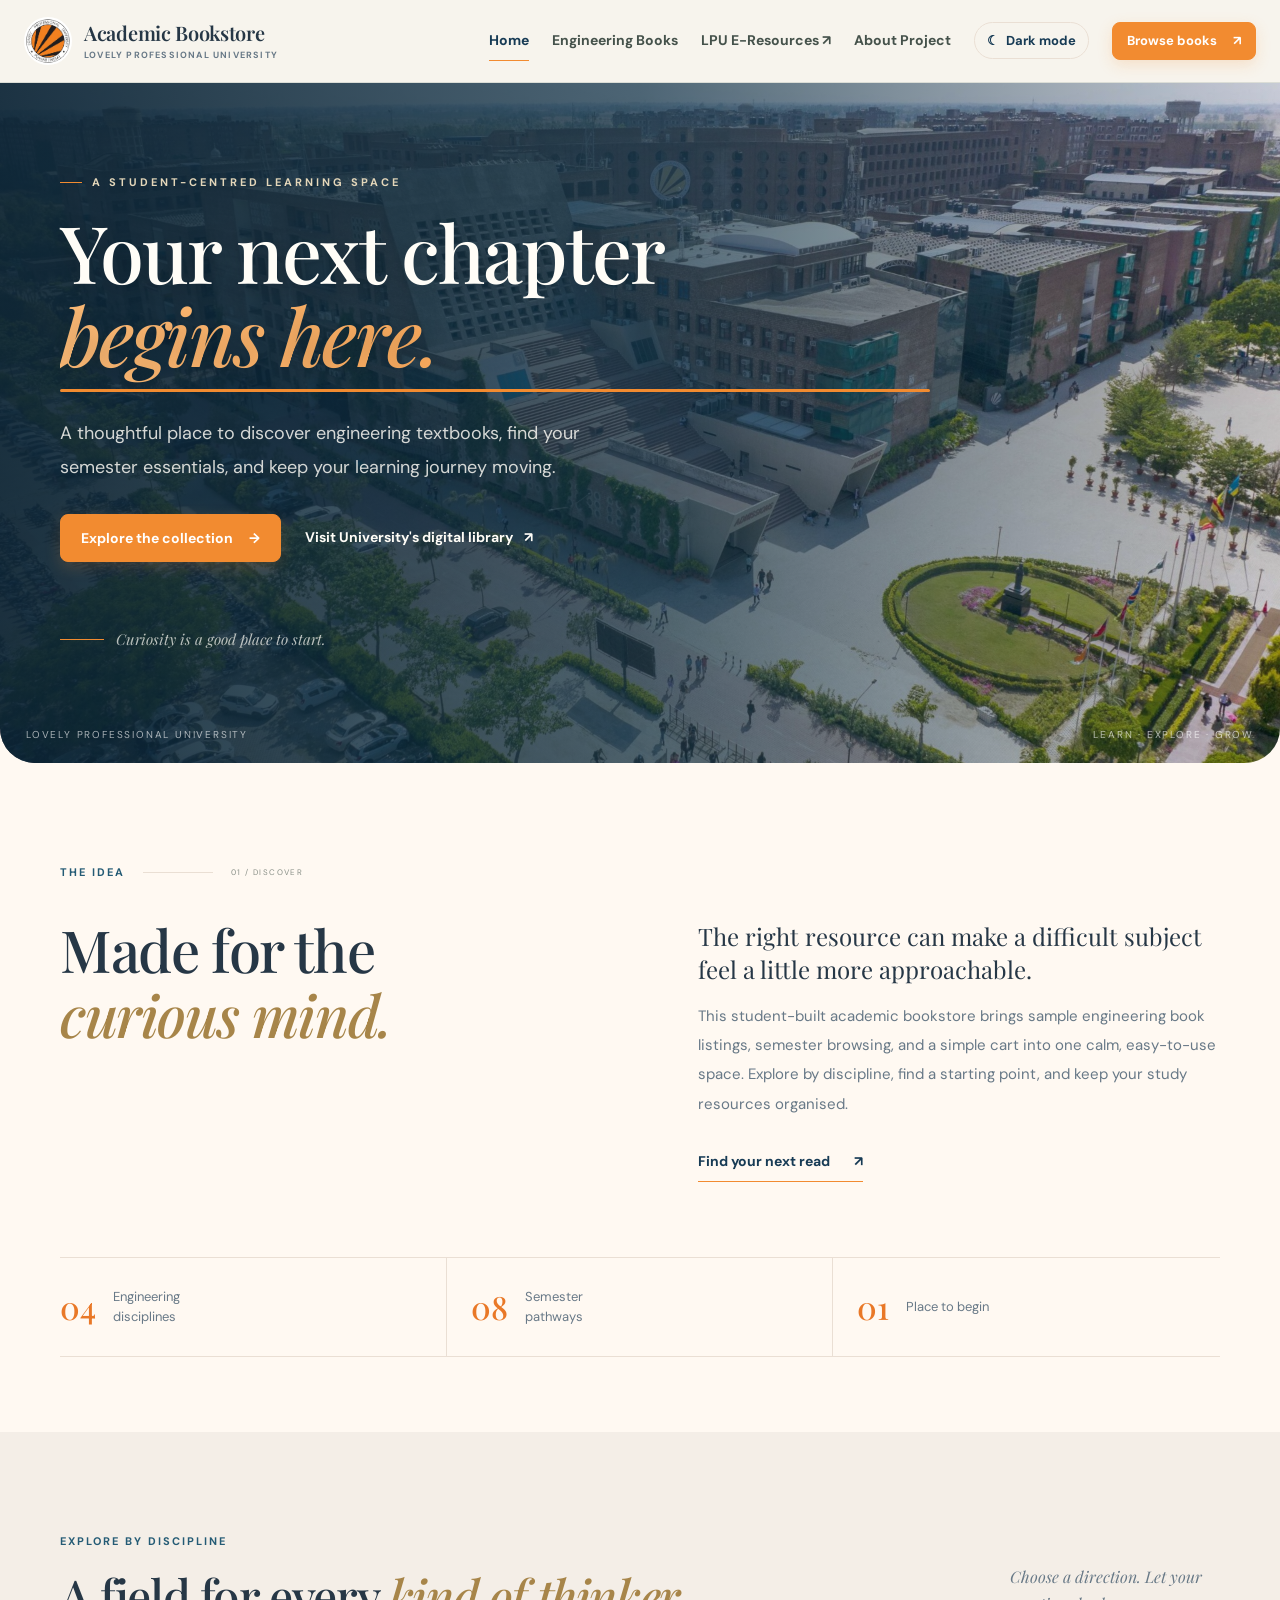
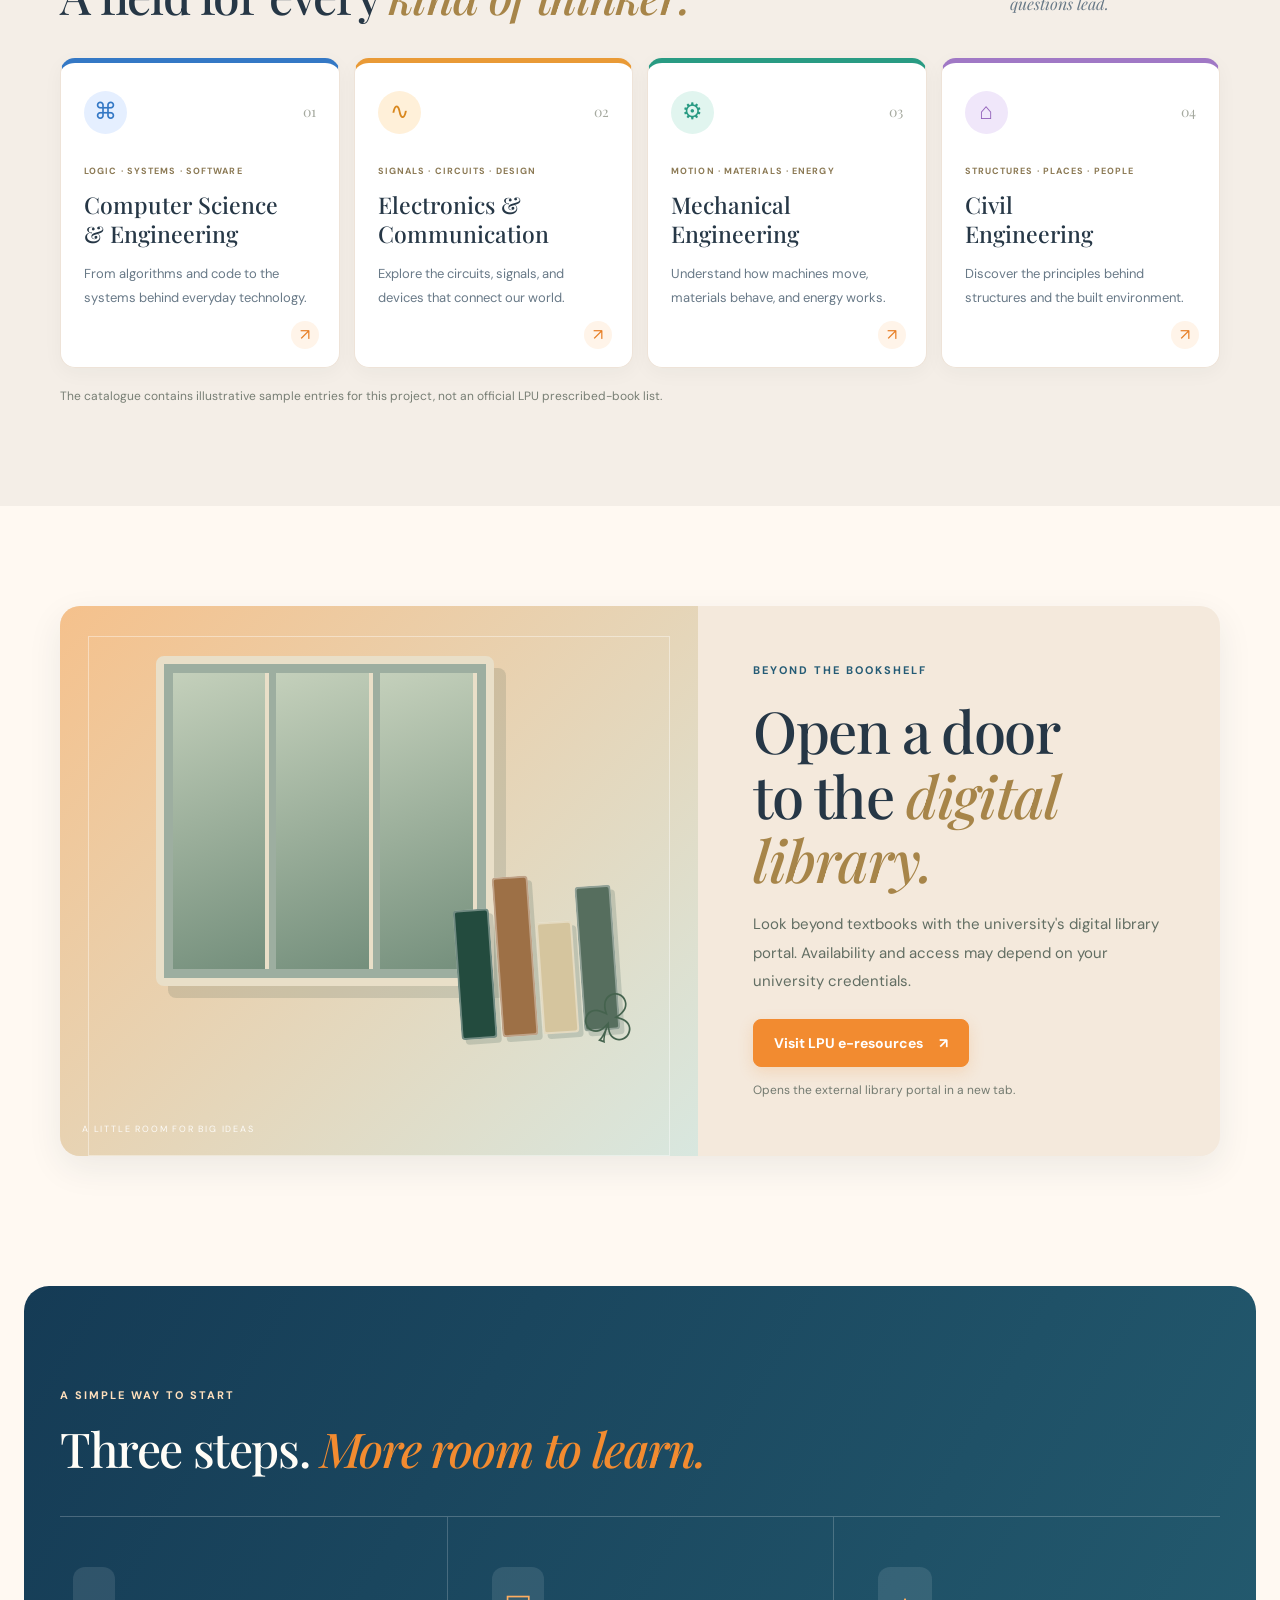
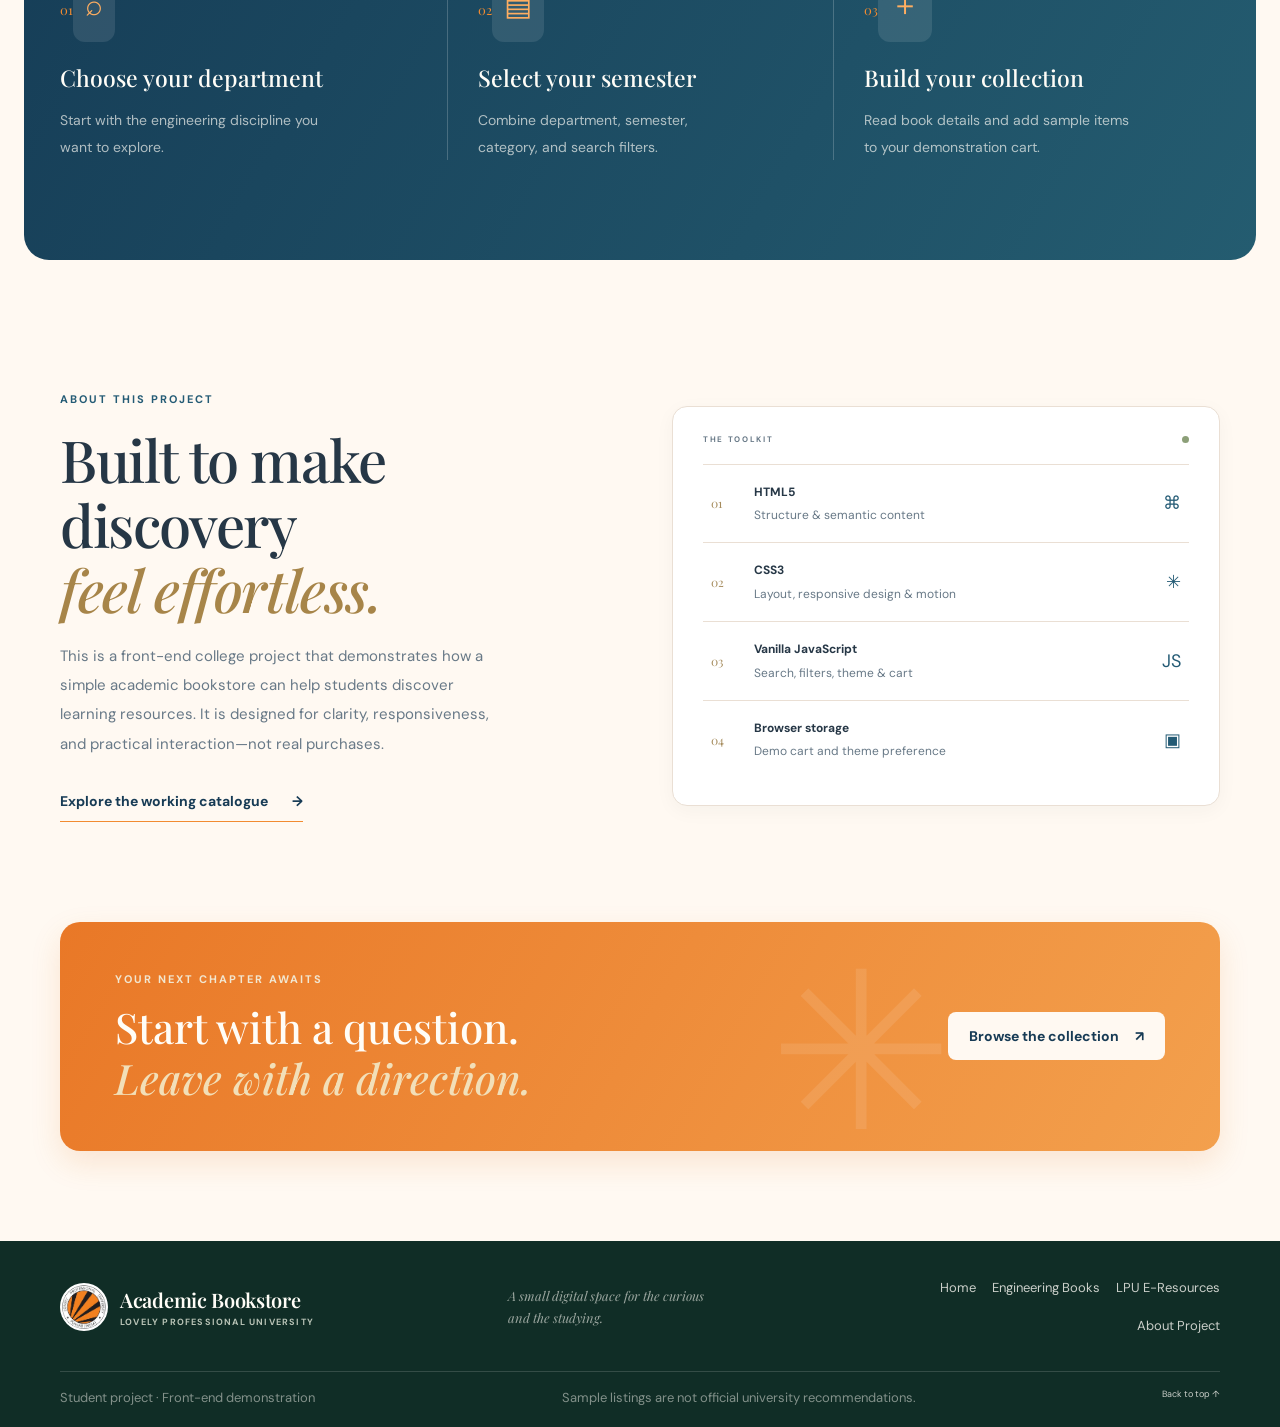
<file: index.html>
<!DOCTYPE html>
<html lang="en">
<head>
  <meta charset="UTF-8">
  <meta name="viewport" content="width=device-width, initial-scale=1.0">
  <meta name="description" content="A student-built academic bookstore and study-material discovery project for engineering students.">
  <title>Academic Bookstore | LPU</title>
  <link rel="preconnect" href="https://fonts.googleapis.com">
  <link rel="preconnect" href="https://fonts.gstatic.com" crossorigin>
  <link href="https://fonts.googleapis.com/css2?family=DM+Sans:wght@400;500;600;700&family=Playfair+Display:wght@500;600;700&display=swap" rel="stylesheet">
  <link rel="stylesheet" href="style.css">
  <script src="script.js" defer></script>
</head>
<body data-page="home">
  <a class="skip-link" href="#main-content">Skip to content</a>
  <header class="site-header">
    <div class="nav-shell">
      <a class="brand" href="index.html" aria-label="LPU Academic Bookstore home">
        <img class="brand-logo" src="logo.jpeg" alt="Lovely Professional University logo" onerror="this.hidden=true">
        <span class="brand-copy"><strong>Academic Bookstore</strong><small>LOVELY PROFESSIONAL UNIVERSITY</small></span>
      </a>
      <button class="menu-toggle" id="menu-toggle" type="button" aria-expanded="false" aria-controls="primary-nav" aria-label="Open navigation">☰</button>
      <nav class="primary-nav" id="primary-nav" aria-label="Main navigation">
        <a class="nav-link active" href="index.html">Home</a>
        <a class="nav-link" href="books.html">Engineering Books</a>
        <a class="nav-link" href="https://lpu.mapmyaccess.com/" target="_blank" rel="noopener noreferrer">LPU E-Resources ↗</a>
        <a class="nav-link" href="#about">About Project</a>
        <button class="theme-toggle" type="button" data-theme-toggle aria-label="Switch colour theme">☾ <span>Dark mode</span></button>
        <a class="button button-small button-primary nav-cta" href="books.html">Browse books <span aria-hidden="true">↗</span></a>
      </nav>
    </div>
  </header>

  <main id="main-content">
    <section class="hero hero-home">
      <div class="hero-shade"></div>
      <div class="hero-inner page-shell">
        <p class="eyebrow eyebrow-light"><span></span> A STUDENT-CENTRED LEARNING SPACE</p>
        <h1>Your next chapter<br><em>begins here.</em></h1>
        <p class="hero-lede">A thoughtful place to discover engineering textbooks, find your semester essentials, and keep your learning journey moving.</p>
        <div class="hero-actions">
          <a class="button button-primary" href="books.html">Explore the collection <span aria-hidden="true">→</span></a>
          <a class="text-link text-link-light" href="https://lpu.mapmyaccess.com/" target="_blank" rel="noopener noreferrer">Visit University's digital library <span aria-hidden="true">↗</span></a>
        </div>
        <div class="hero-note"><span class="hero-note-line"></span><span>Curiosity is a good place to start.</span></div>
      </div>
      <div class="hero-caption"><span>LOVELY PROFESSIONAL UNIVERSITY</span><span>LEARN · EXPLORE · GROW</span></div>
    </section>

    <section class="intro-section section-pad page-shell">
      <div class="intro-kicker"><span class="eyebrow">THE IDEA</span><span class="fine-line"></span><span class="tiny-index">01 / DISCOVER</span></div>
      <div class="intro-grid">
        <h2 class="section-title">Made for the<br><em>curious mind.</em></h2>
        <div class="intro-copy">
          <p class="lead-copy">The right resource can make a difficult subject feel a little more approachable.</p>
          <p>This student-built academic bookstore brings sample engineering book listings, semester browsing, and a simple cart into one calm, easy-to-use space. Explore by discipline, find a starting point, and keep your study resources organised.</p>
          <a class="underlined-link" href="books.html">Find your next read <span aria-hidden="true">↗</span></a>
        </div>
      </div>
      <div class="stat-strip">
        <div><strong>04</strong><span>Engineering disciplines</span></div>
        <div><strong>08</strong><span>Semester pathways</span></div>
        <div><strong>01</strong><span>Place to begin</span></div>
      </div>
    </section>

    <section class="departments-section section-pad">
      <div class="page-shell">
        <div class="section-heading-row">
          <div><p class="eyebrow">EXPLORE BY DISCIPLINE</p><h2 class="section-title section-title-small">A field for every <em>kind of thinker.</em></h2></div>
          <p class="section-side-note">Choose a direction. Let your questions lead.</p>
        </div>
        <div class="department-grid">
          <article class="department-card department-cse">
            <div class="department-top"><span class="department-symbol">⌘</span><span class="department-number">01</span></div>
            <p class="card-label">LOGIC · SYSTEMS · SOFTWARE</p><h3>Computer Science<br>& Engineering</h3>
            <p>From algorithms and code to the systems behind everyday technology.</p>
            <a class="card-arrow" href="books.html?department=CSE" aria-label="Browse Computer Science books">↗</a>
          </article>
          <article class="department-card department-ece">
            <div class="department-top"><span class="department-symbol">∿</span><span class="department-number">02</span></div>
            <p class="card-label">SIGNALS · CIRCUITS · DESIGN</p><h3>Electronics &<br>Communication</h3>
            <p>Explore the circuits, signals, and devices that connect our world.</p>
            <a class="card-arrow" href="books.html?department=ECE" aria-label="Browse Electronics books">↗</a>
          </article>
          <article class="department-card department-me">
            <div class="department-top"><span class="department-symbol">⚙</span><span class="department-number">03</span></div>
            <p class="card-label">MOTION · MATERIALS · ENERGY</p><h3>Mechanical<br>Engineering</h3>
            <p>Understand how machines move, materials behave, and energy works.</p>
            <a class="card-arrow" href="books.html?department=ME" aria-label="Browse Mechanical Engineering books">↗</a>
          </article>
          <article class="department-card department-ce">
            <div class="department-top"><span class="department-symbol">⌂</span><span class="department-number">04</span></div>
            <p class="card-label">STRUCTURES · PLACES · PEOPLE</p><h3>Civil<br>Engineering</h3>
            <p>Discover the principles behind structures and the built environment.</p>
            <a class="card-arrow" href="books.html?department=CE" aria-label="Browse Civil Engineering books">↗</a>
          </article>
        </div>
        <p class="sample-disclaimer">The catalogue contains illustrative sample entries for this project, not an official LPU prescribed-book list.</p>
      </div>
    </section>

    <section class="library-section section-pad page-shell" id="library">
      <div class="library-panel">
        <div class="library-art" role="img" aria-label="Illustration of books in a quiet library">
          <div class="library-window"><span></span><span></span><span></span></div>
          <div class="book-stack"><i></i><i></i><i></i><i></i></div>
          <div class="library-plant">♧</div>
          <span class="art-caption">A LITTLE ROOM FOR BIG IDEAS</span>
        </div>
        <div class="library-copy">
          <p class="eyebrow">BEYOND THE BOOKSHELF</p>
          <h2 class="section-title">Open a door<br>to the <em>digital library.</em></h2>
          <p>Look beyond textbooks with the university's digital library portal. Availability and access may depend on your university credentials.</p>
          <a class="button button-primary" href="https://lpu.mapmyaccess.com/" target="_blank" rel="noopener noreferrer">Visit LPU e-resources <span aria-hidden="true">↗</span></a>
          <span class="small-note">Opens the external library portal in a new tab.</span>
        </div>
      </div>
    </section>

    <section class="steps-section section-pad">
      <div class="page-shell">
        <p class="eyebrow">A SIMPLE WAY TO START</p>
        <h2 class="section-title section-title-small">Three steps. <em>More room to learn.</em></h2>
        <div class="steps-grid">
          <article class="step-card"><span class="step-number">01</span><div class="step-icon">⌕</div><h3>Choose your department</h3><p>Start with the engineering discipline you want to explore.</p></article>
          <article class="step-card"><span class="step-number">02</span><div class="step-icon">▤</div><h3>Select your semester</h3><p>Combine department, semester, category, and search filters.</p></article>
          <article class="step-card"><span class="step-number">03</span><div class="step-icon">＋</div><h3>Build your collection</h3><p>Read book details and add sample items to your demonstration cart.</p></article>
        </div>
      </div>
    </section>

    <section class="about-section section-pad page-shell" id="about">
      <div class="about-copy">
        <p class="eyebrow">ABOUT THIS PROJECT</p>
        <h2 class="section-title">Built to make discovery<br><em>feel effortless.</em></h2>
        <p>This is a front-end college project that demonstrates how a simple academic bookstore can help students discover learning resources. It is designed for clarity, responsiveness, and practical interaction—not real purchases.</p>
        <a class="underlined-link" href="books.html">Explore the working catalogue <span aria-hidden="true">→</span></a>
      </div>
      <div class="tech-card">
        <div class="tech-card-heading"><span>THE TOOLKIT</span><span class="tech-dot"></span></div>
        <div class="tech-row"><span class="tech-number">01</span><div><strong>HTML5</strong><small>Structure & semantic content</small></div><span class="tech-mark">⌘</span></div>
        <div class="tech-row"><span class="tech-number">02</span><div><strong>CSS3</strong><small>Layout, responsive design & motion</small></div><span class="tech-mark">✳</span></div>
        <div class="tech-row"><span class="tech-number">03</span><div><strong>Vanilla JavaScript</strong><small>Search, filters, theme & cart</small></div><span class="tech-mark">JS</span></div>
        <div class="tech-row"><span class="tech-number">04</span><div><strong>Browser storage</strong><small>Demo cart and theme preference</small></div><span class="tech-mark">▣</span></div>
      </div>
    </section>

    <section class="closing-banner page-shell">
      <div><p class="eyebrow eyebrow-light">YOUR NEXT CHAPTER AWAITS</p><h2>Start with a question.<br><em>Leave with a direction.</em></h2></div>
      <a class="button button-cream" href="books.html">Browse the collection <span aria-hidden="true">↗</span></a>
      <span class="closing-ornament" aria-hidden="true">✳</span>
    </section>
  </main>

  <footer class="site-footer">
    <div class="page-shell footer-main">
      <a class="brand footer-brand" href="index.html"><img class="brand-logo" src="logo.jpeg" alt="" onerror="this.hidden=true"><span class="brand-copy"><strong>Academic Bookstore</strong><small>LOVELY PROFESSIONAL UNIVERSITY</small></span></a>
      <p>A small digital space for the curious and the studying.</p>
      <div class="footer-links"><a href="index.html">Home</a><a href="books.html">Engineering Books</a><a href="https://lpu.mapmyaccess.com/" target="_blank" rel="noopener noreferrer">LPU E-Resources</a><a href="#about">About Project</a></div>
    </div>
    <div class="page-shell footer-bottom"><span>Student project · Front-end demonstration</span><span>Sample listings are not official university recommendations.</span><a href="#main-content">Back to top ↑</a></div>
  </footer>
</body>
</html>
</file>
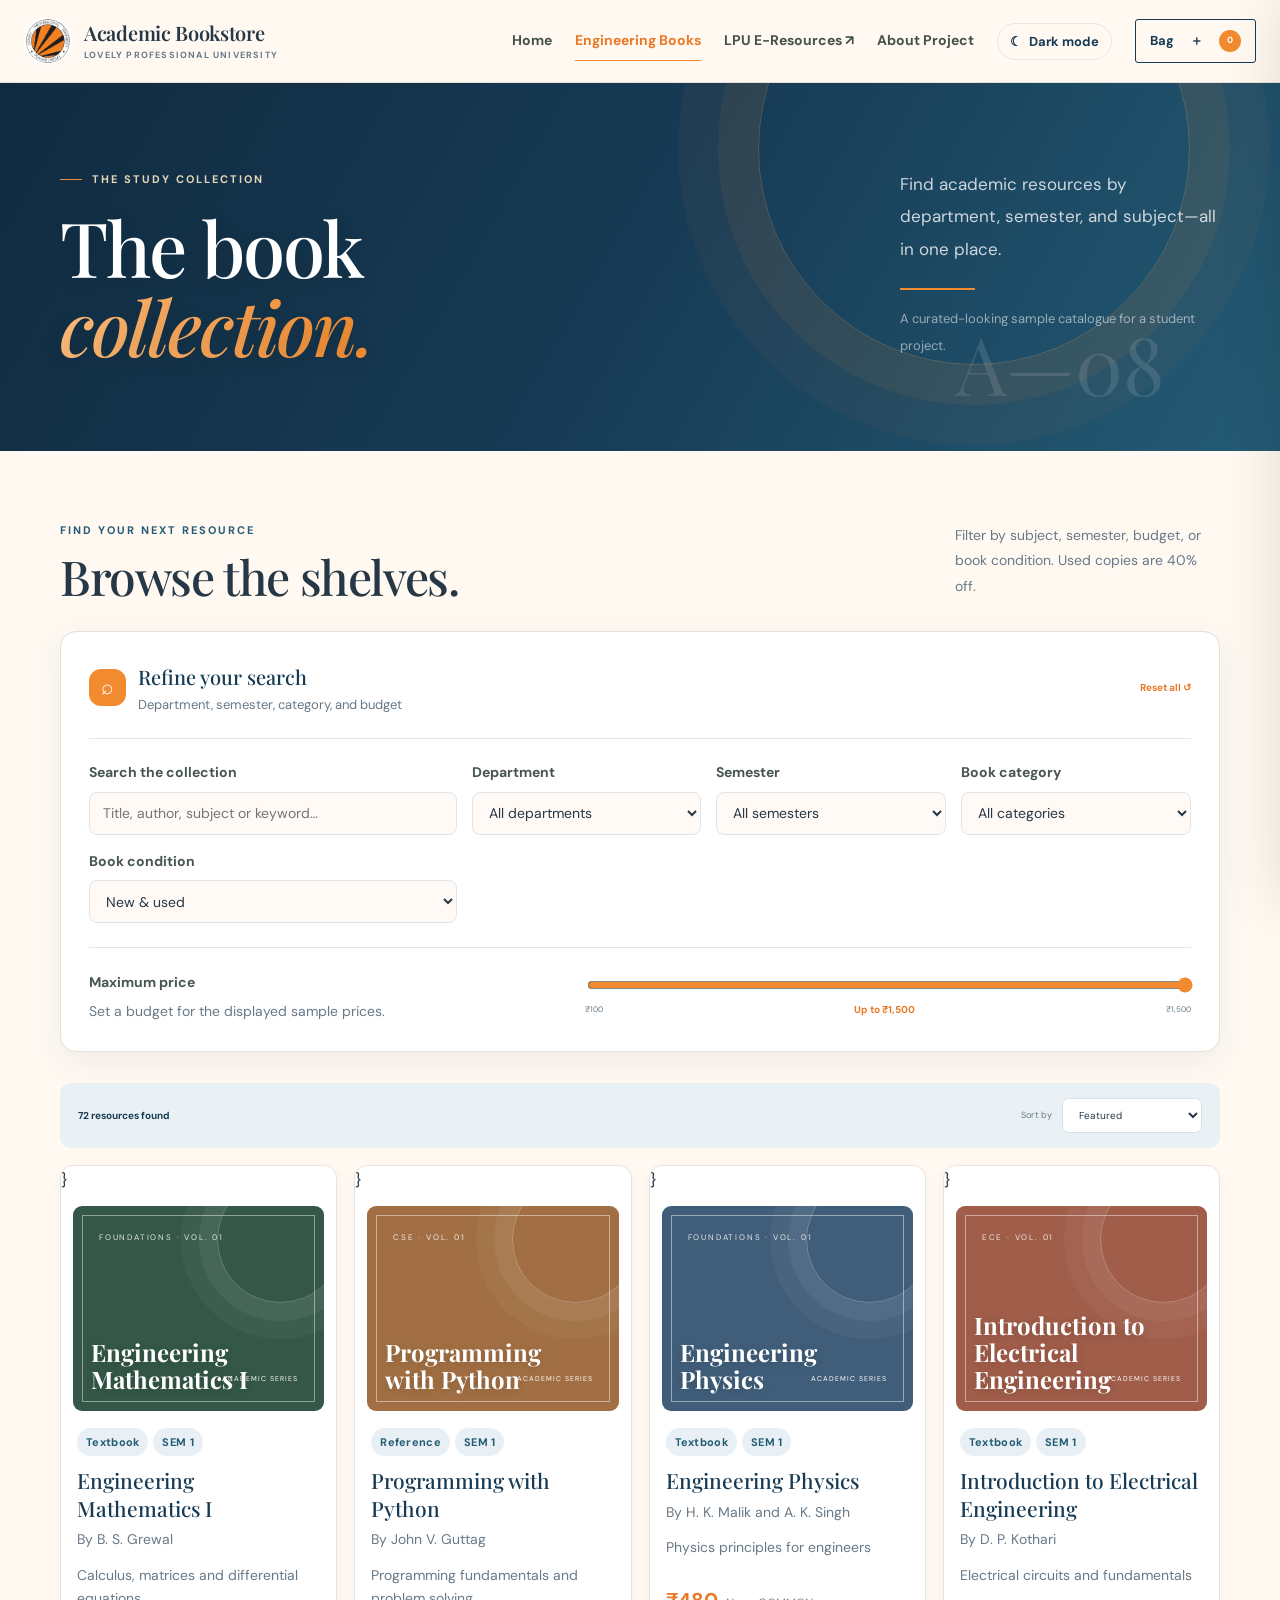
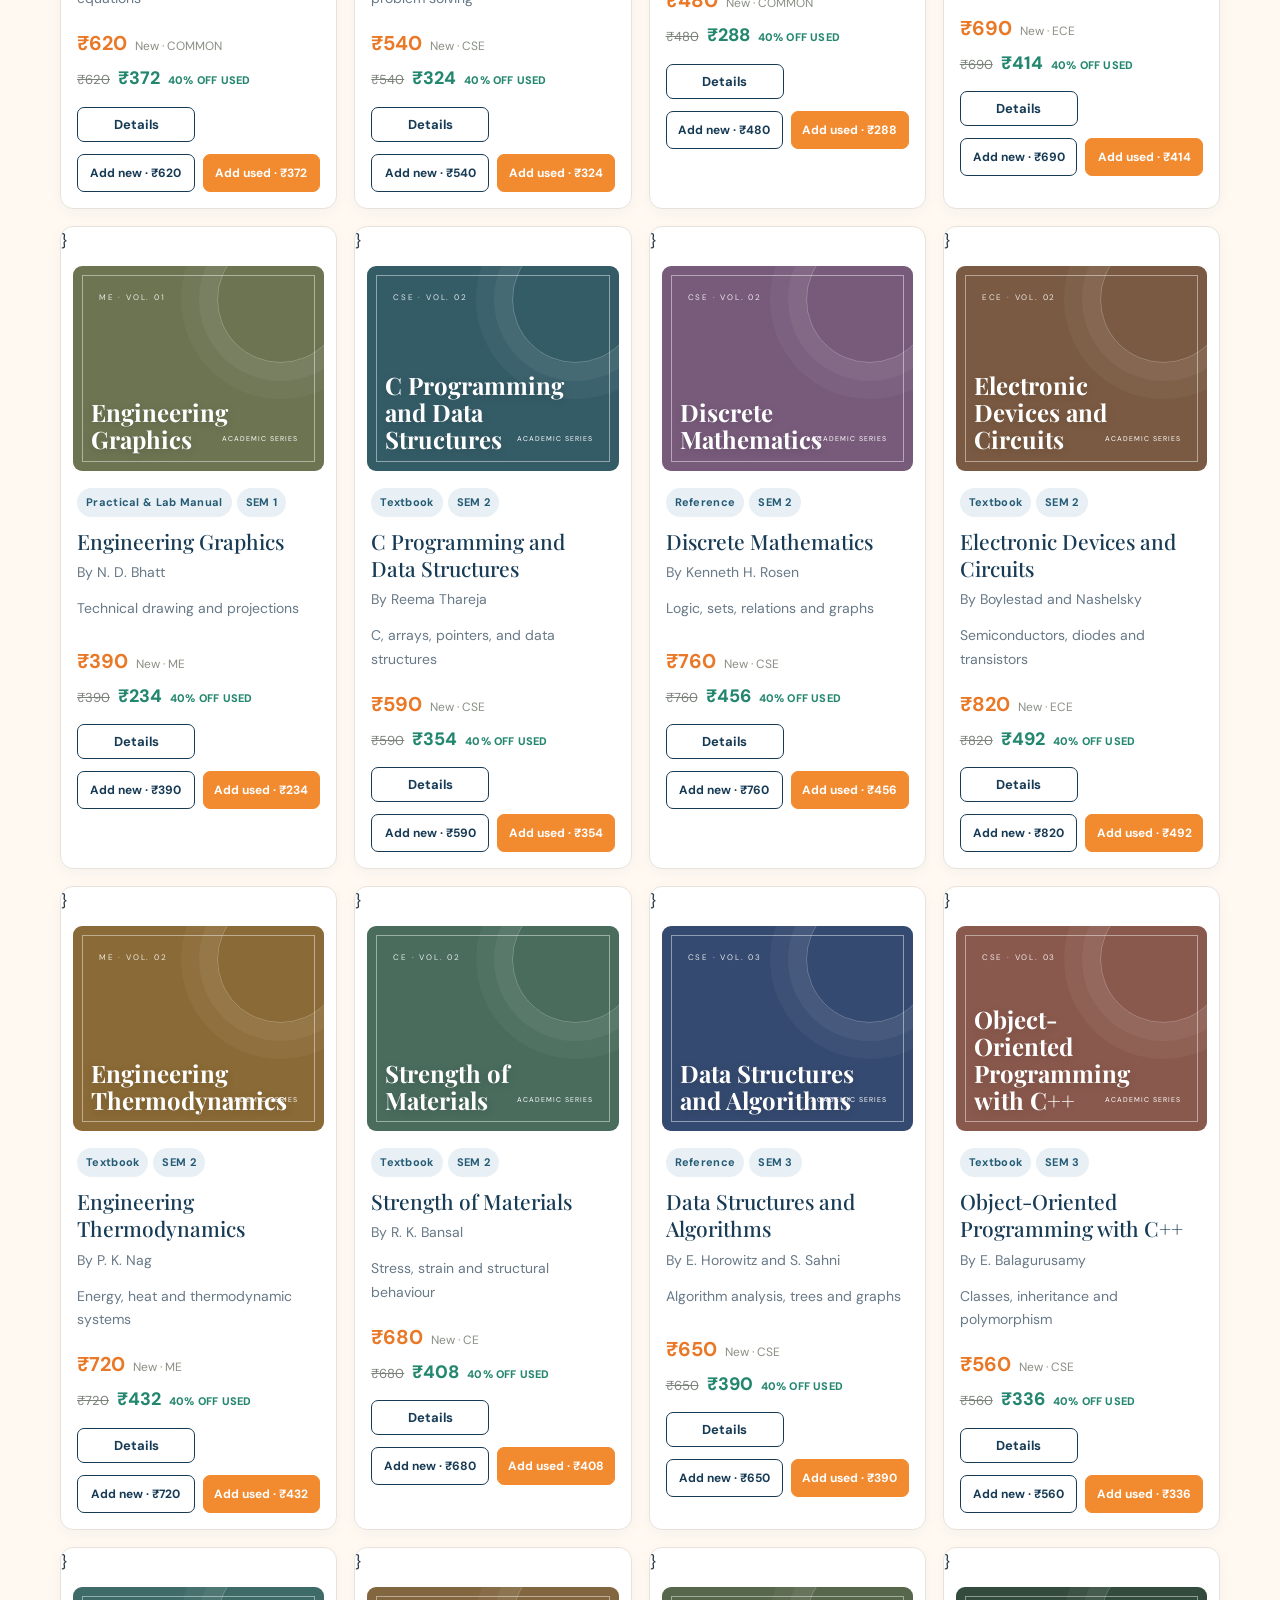
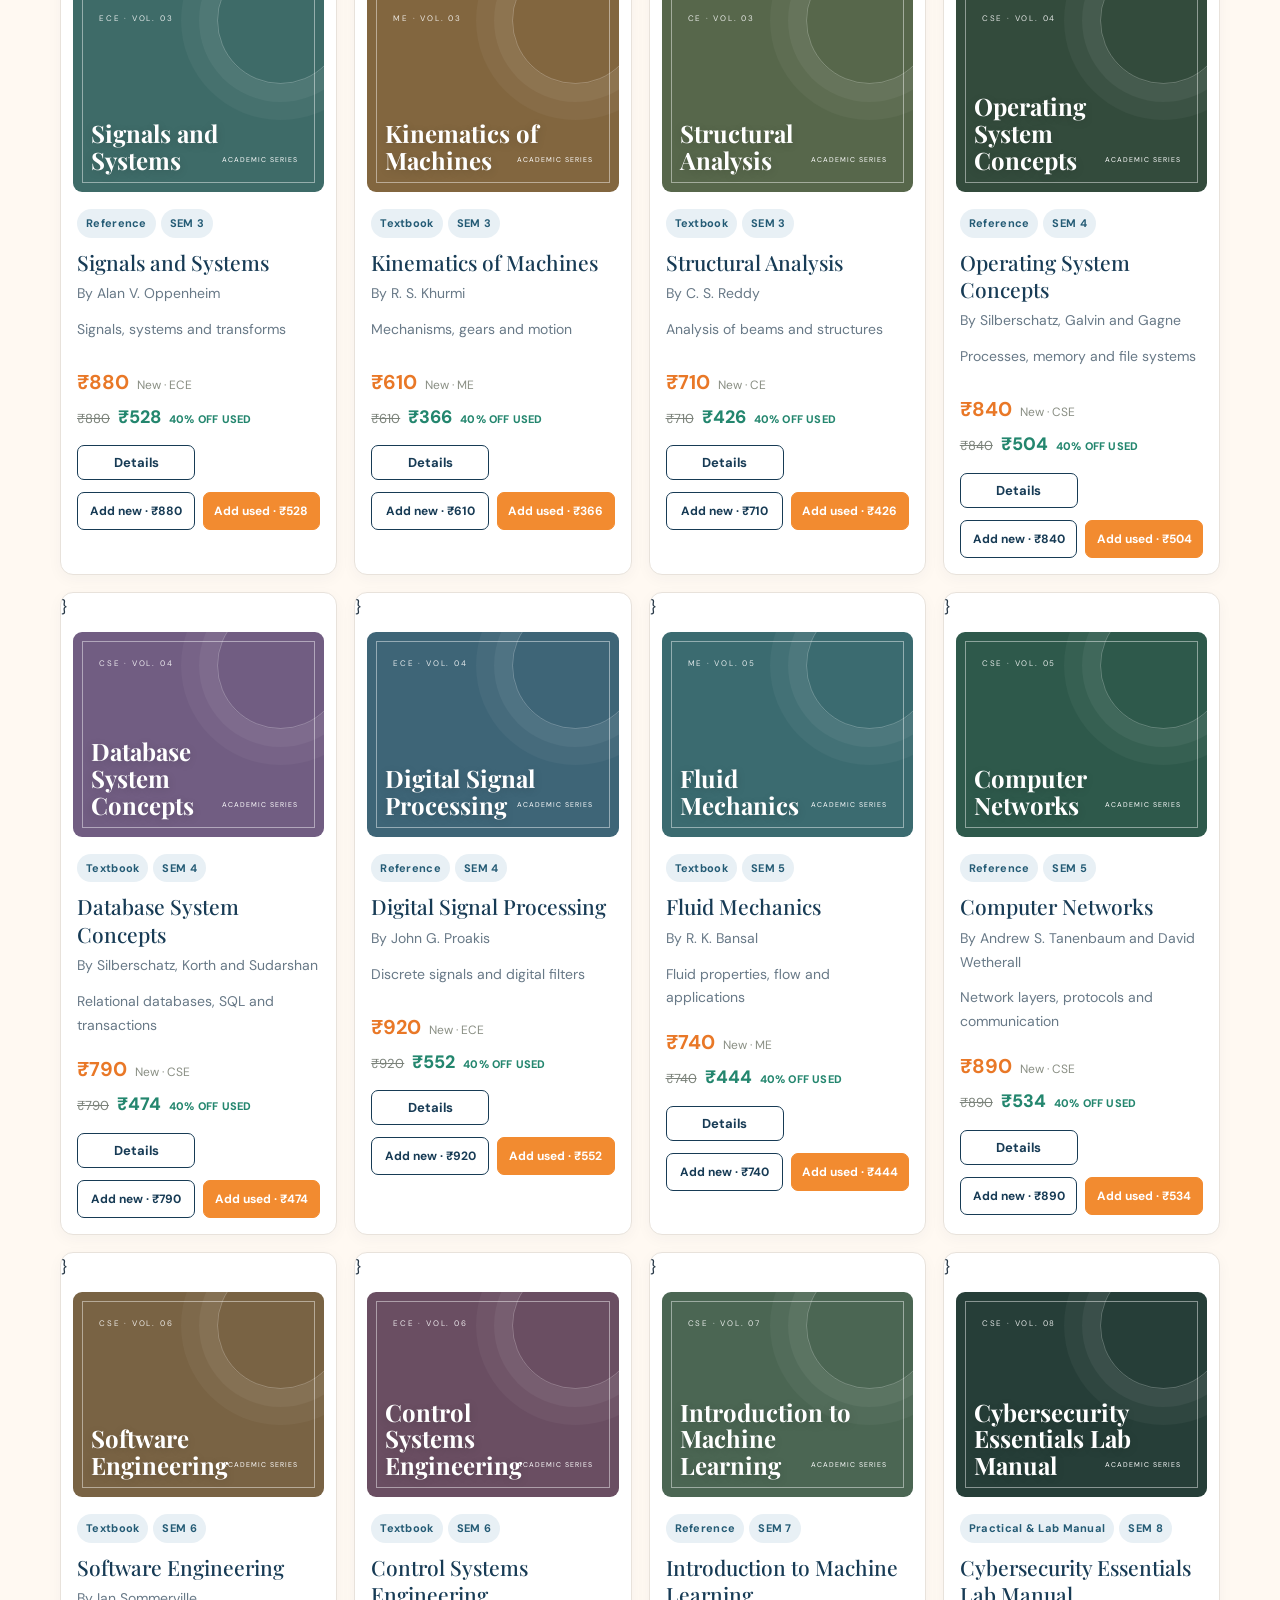
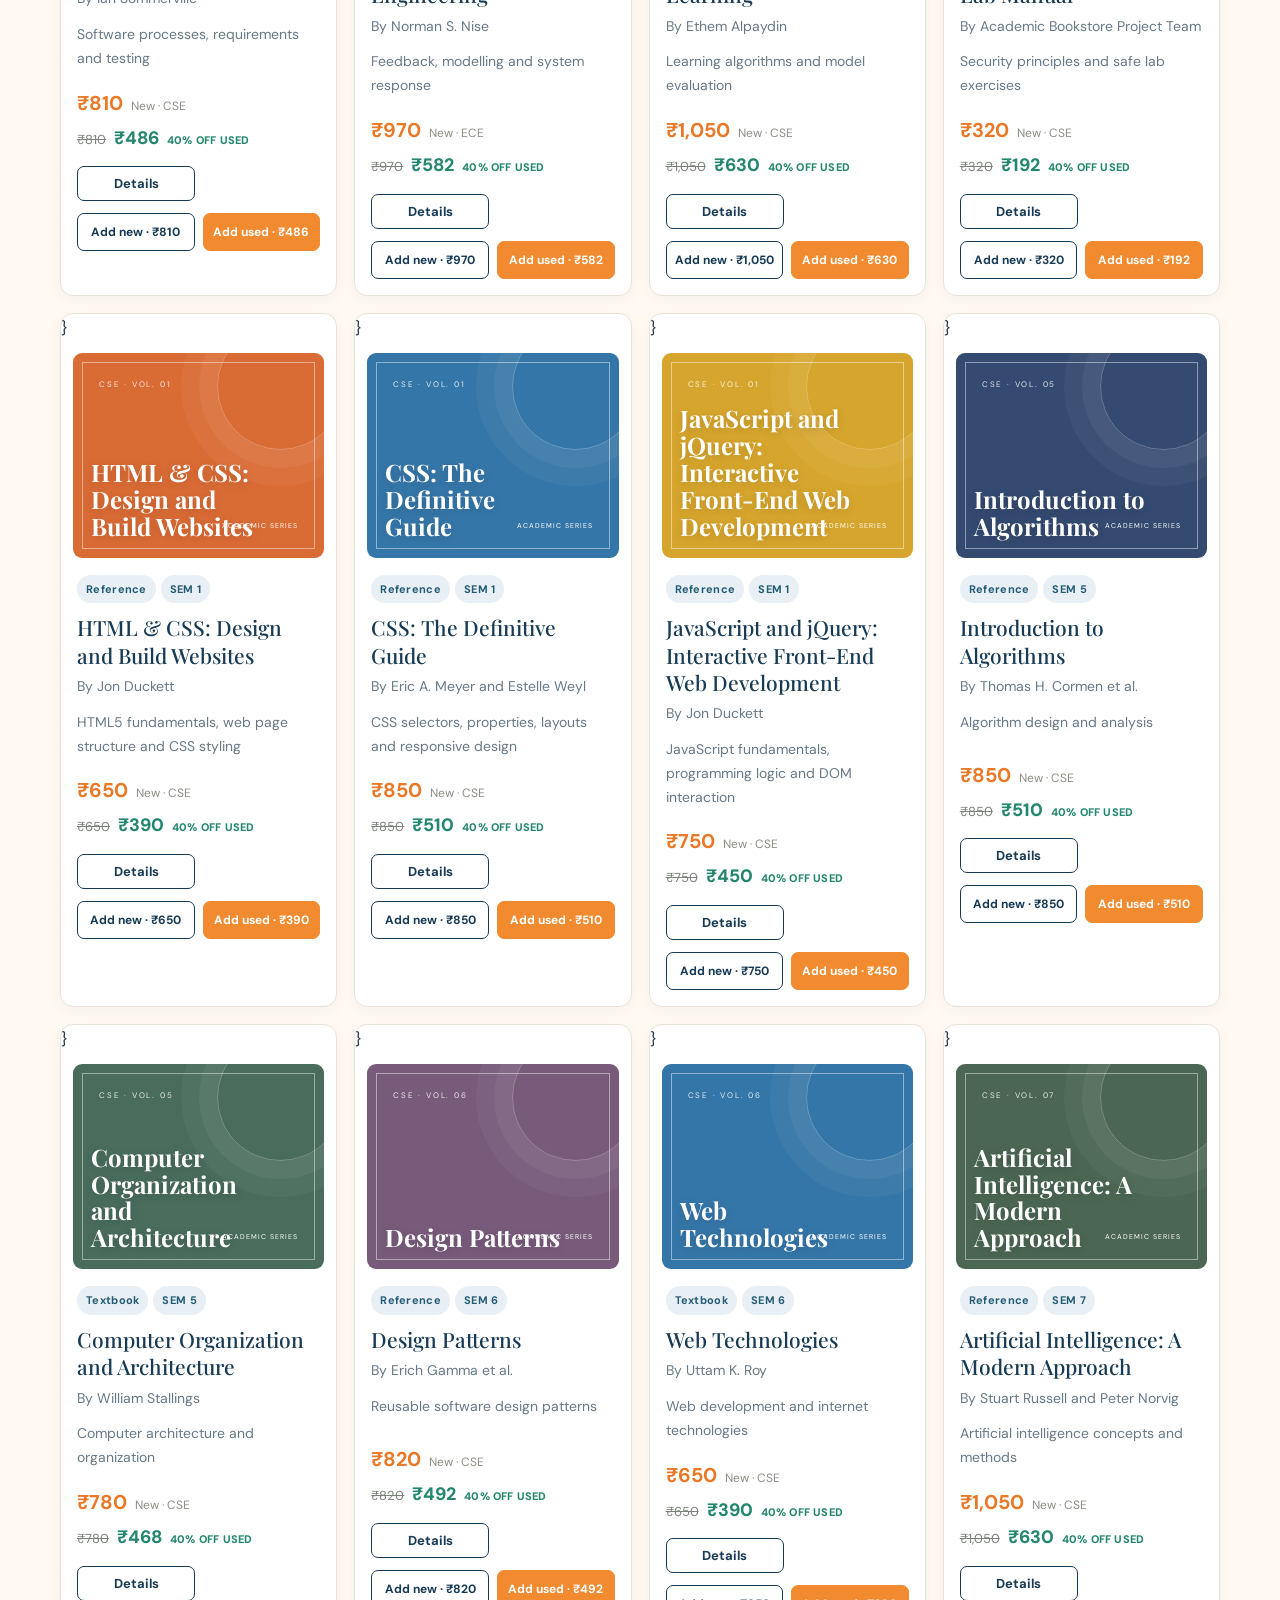
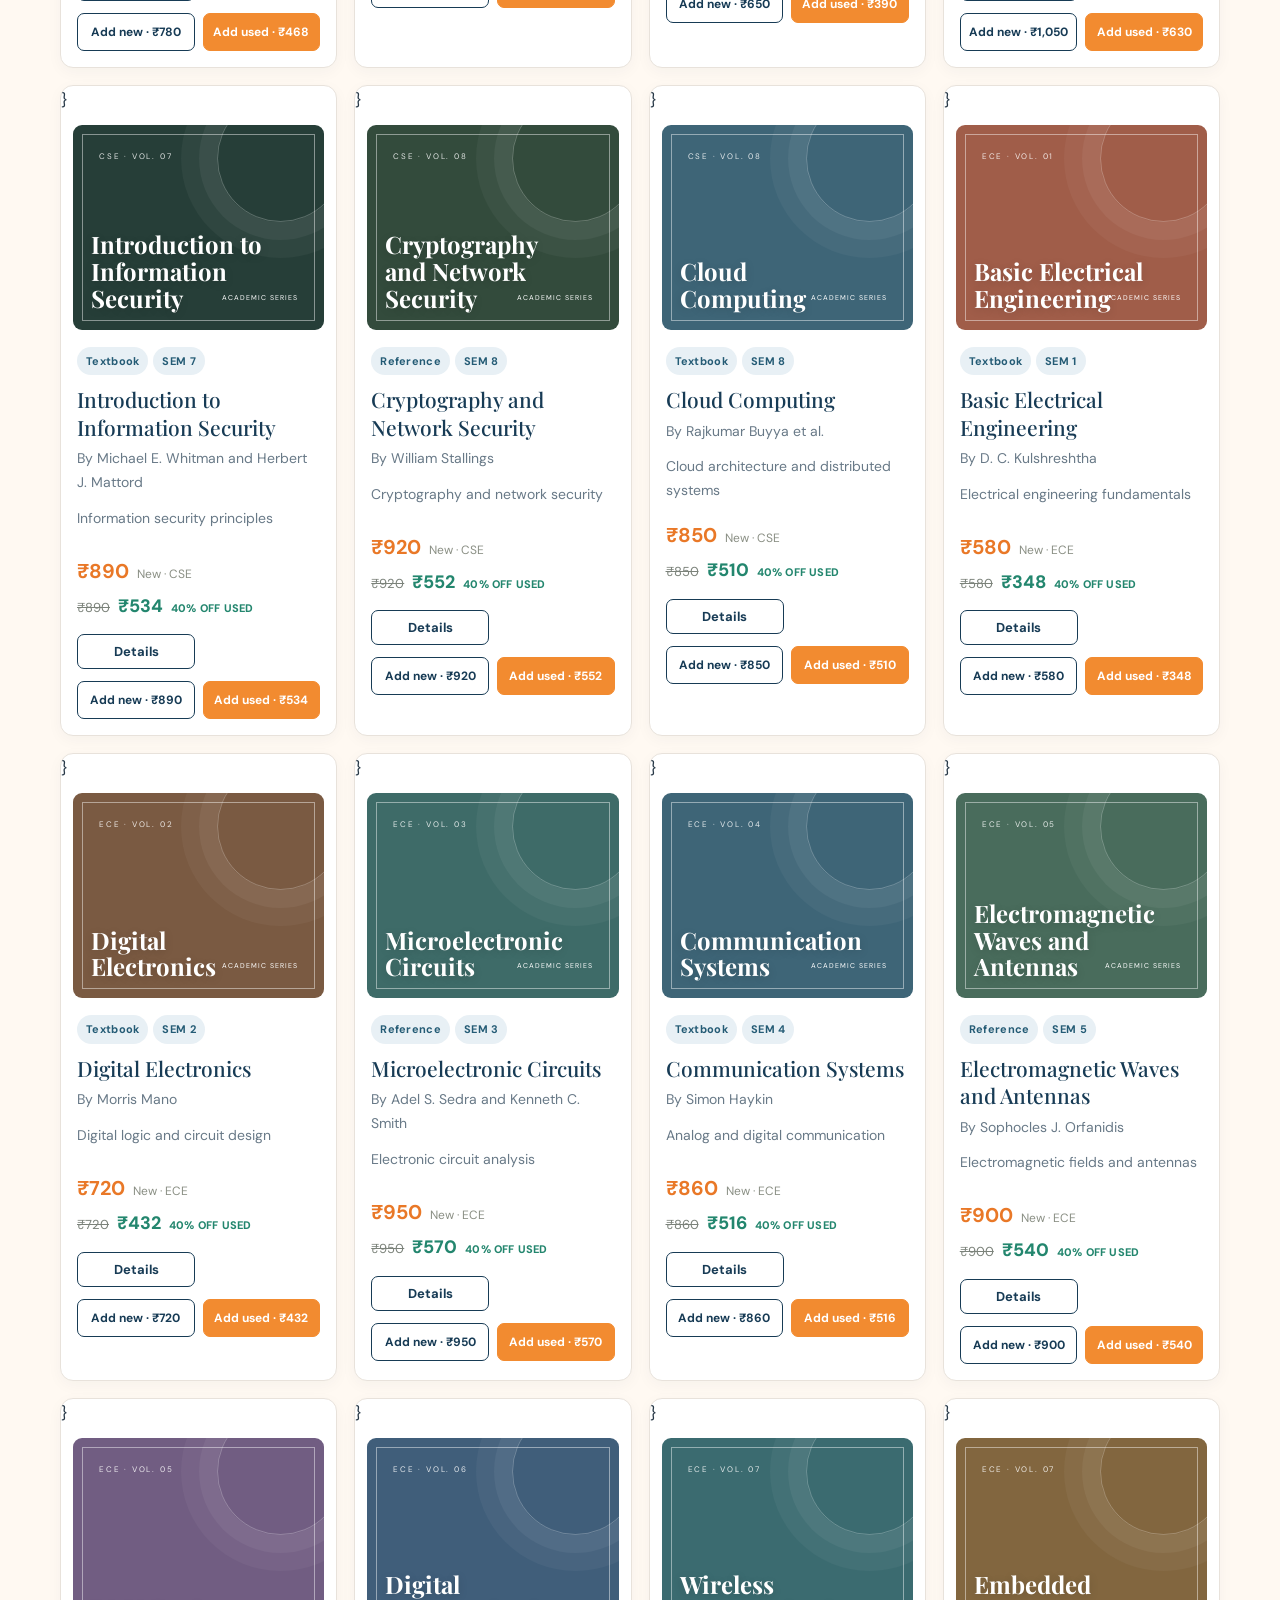
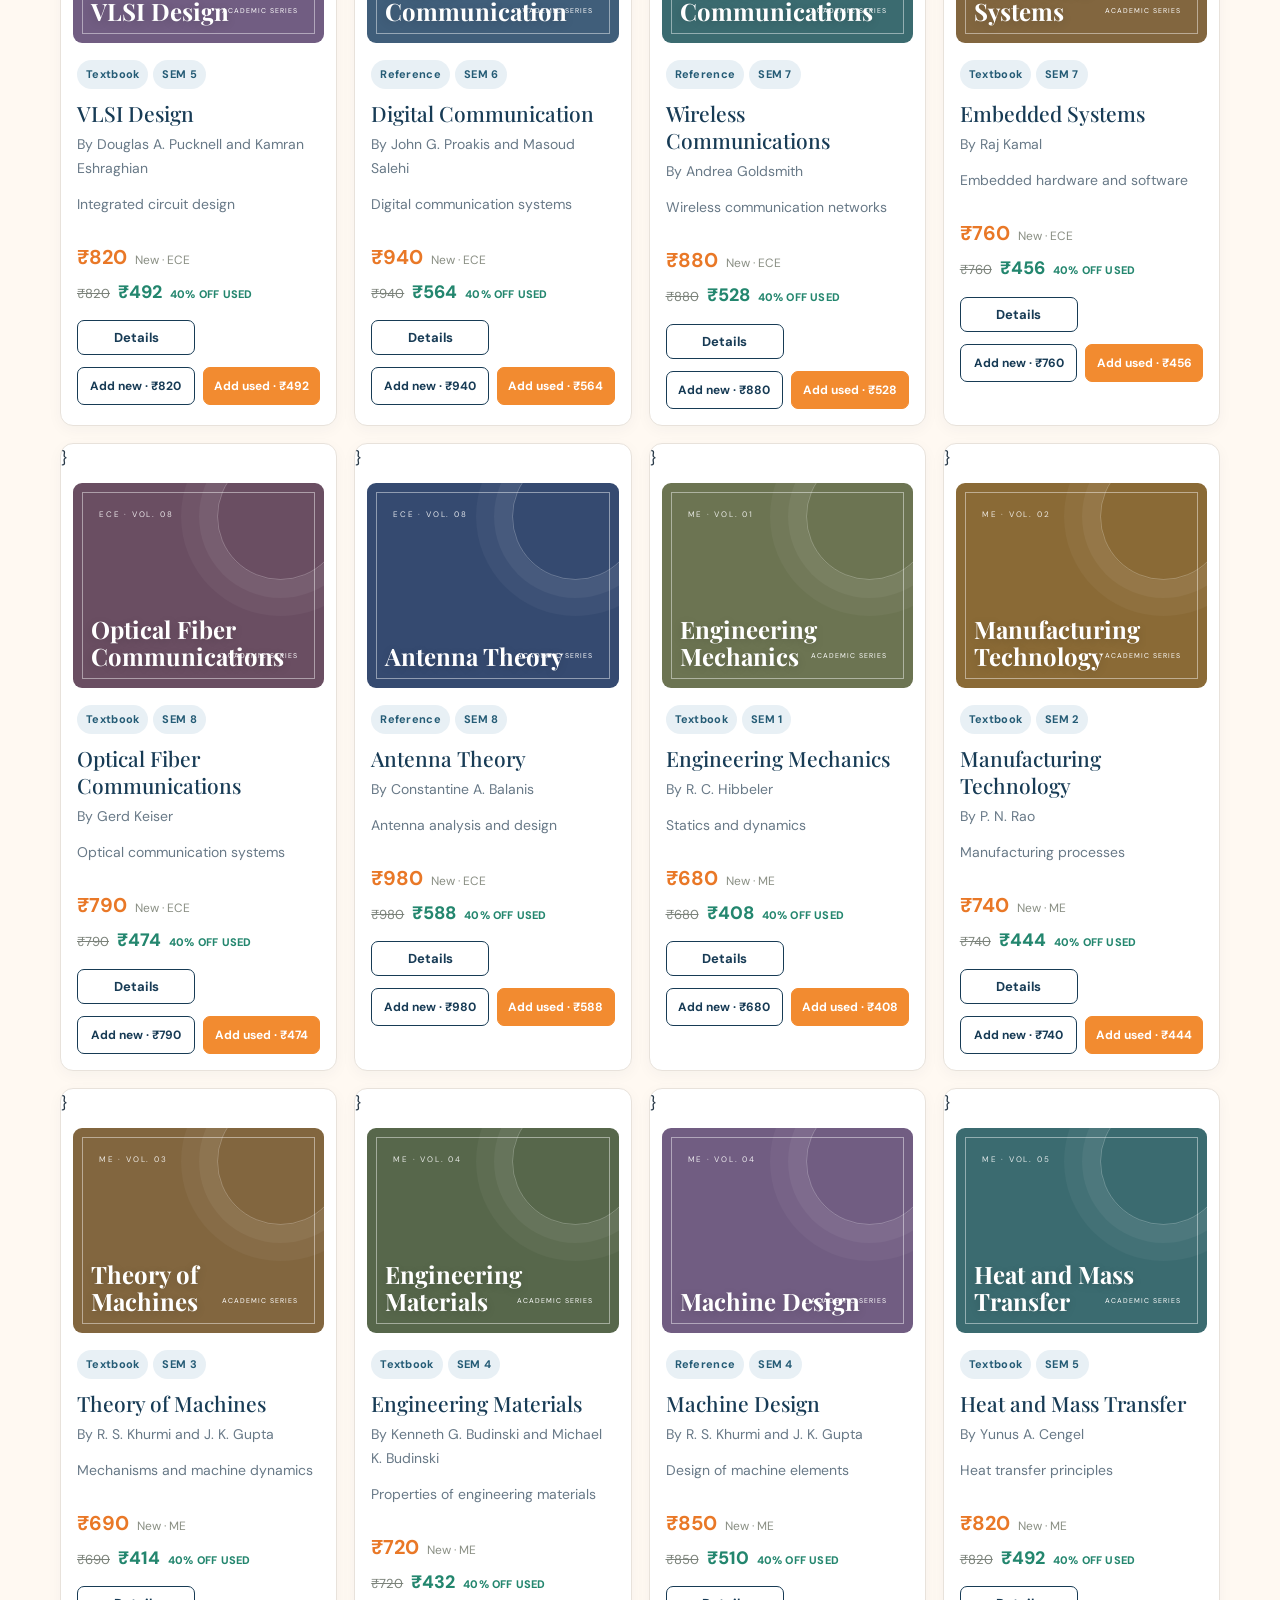
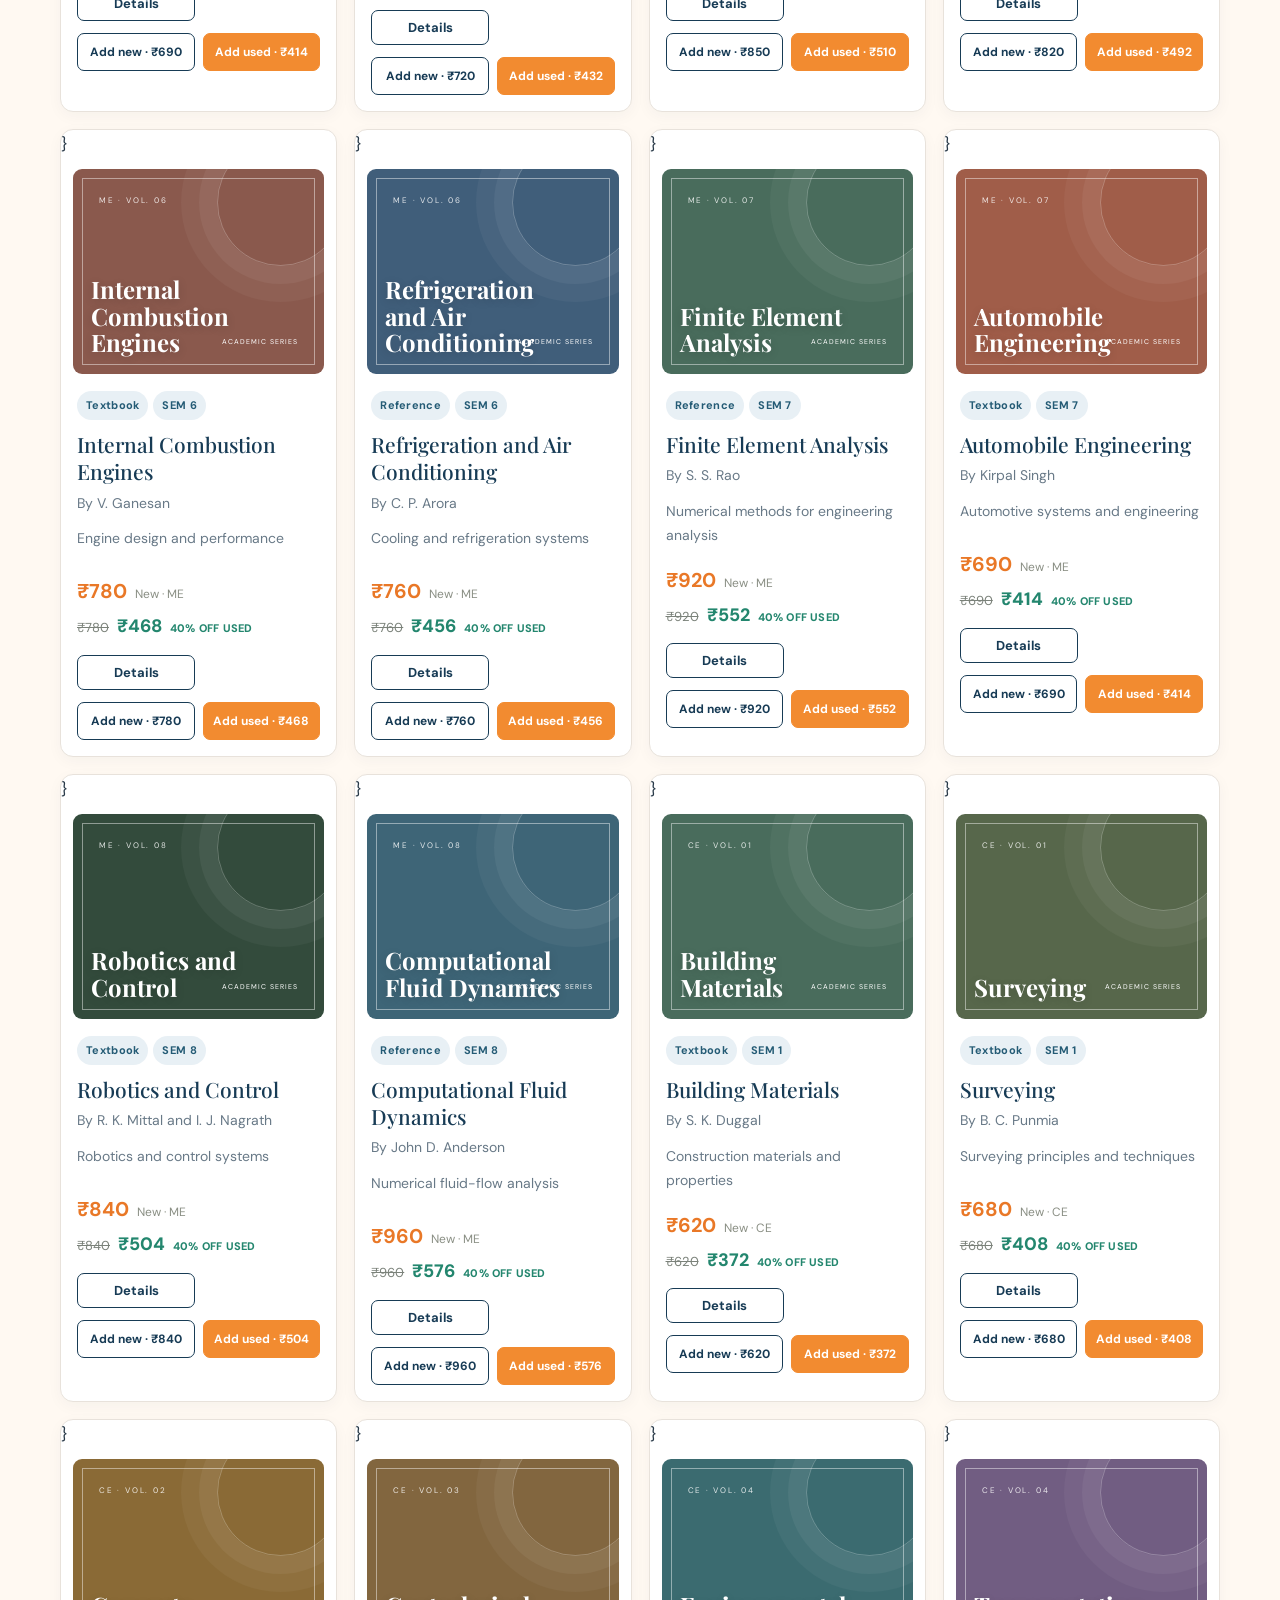
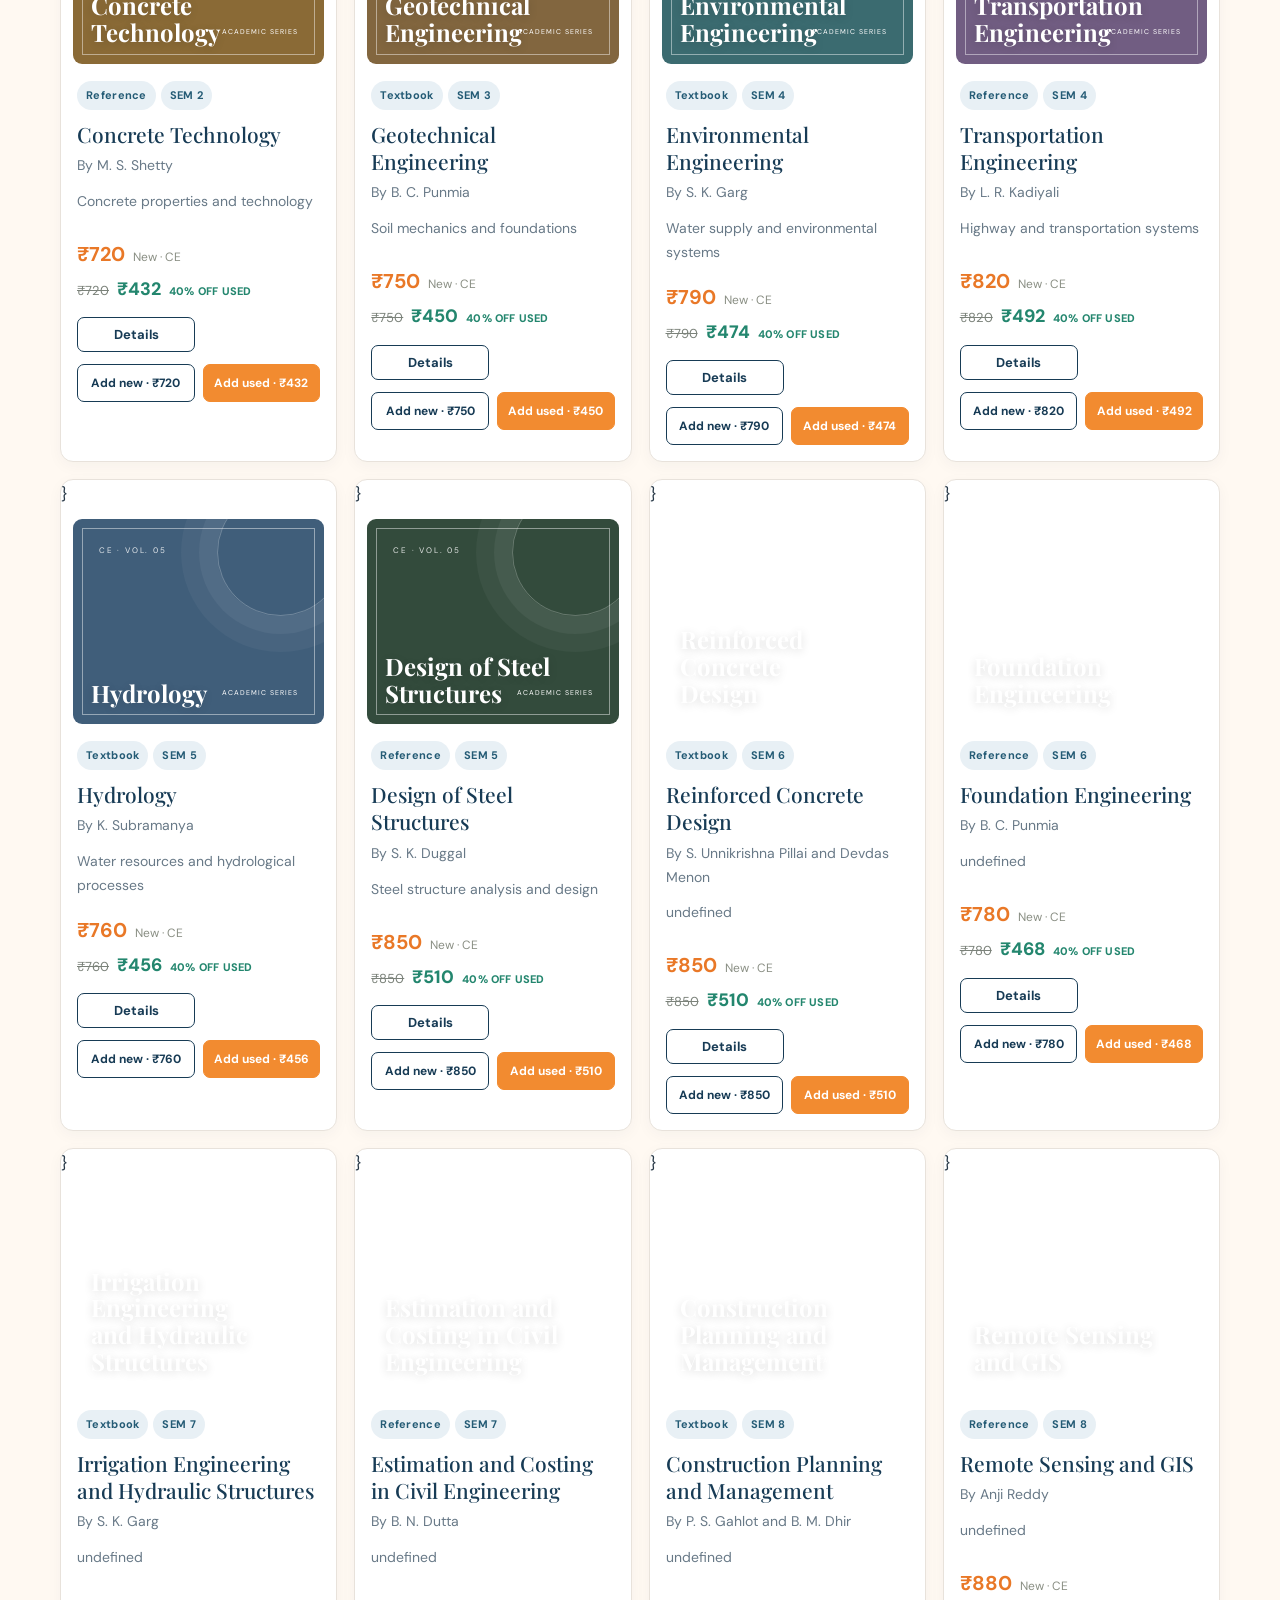
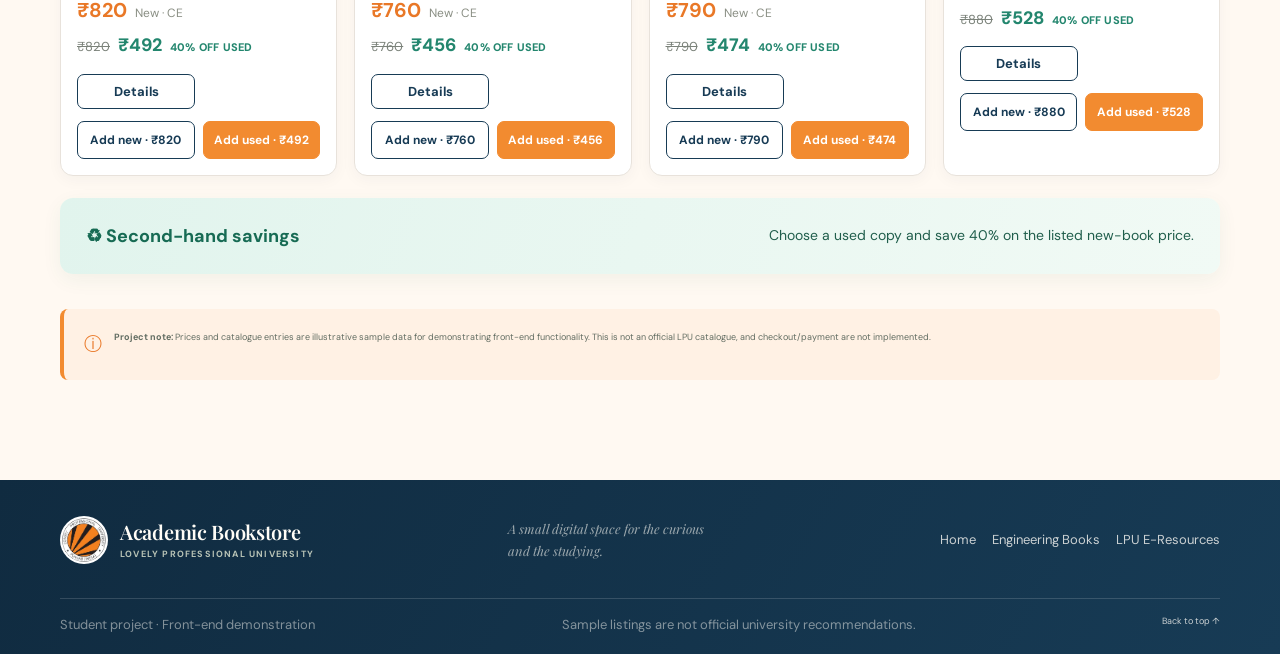
<file: books.html>
<!DOCTYPE html>
<html lang="en">
<head>
  <meta charset="UTF-8">
  <meta name="viewport" content="width=device-width, initial-scale=1.0">
  <meta name="description" content="Browse illustrative engineering book entries by department, semester, category, and price.">
  <title>Engineering Books | Academic Bookstore</title>
  <link rel="preconnect" href="https://fonts.googleapis.com">
  <link rel="preconnect" href="https://fonts.gstatic.com" crossorigin>
  <link href="https://fonts.googleapis.com/css2?family=DM+Sans:wght@400;500;600;700&family=Playfair+Display:wght@500;600;700&display=swap" rel="stylesheet">
  <link rel="stylesheet" href="style.css">
  <script src="script.js" defer></script>
</head>
<body data-page="books">
  <a class="skip-link" href="#main-content">Skip to content</a>
  <header class="site-header">
    <div class="nav-shell">
      <a class="brand" href="index.html" aria-label="LPU Academic Bookstore home">
        <img class="brand-logo" src="logo.jpeg" alt="Lovely Professional University logo" onerror="this.hidden=true">
        <span class="brand-copy"><strong>Academic Bookstore</strong><small>LOVELY PROFESSIONAL UNIVERSITY</small></span>
      </a>
      <button class="menu-toggle" id="menu-toggle" type="button" aria-expanded="false" aria-controls="primary-nav" aria-label="Open navigation">☰</button>
      <nav class="primary-nav" id="primary-nav" aria-label="Main navigation">
        <a class="nav-link" href="index.html">Home</a>
        <a class="nav-link active" href="books.html">Engineering Books</a>
        <a class="nav-link" href="https://lpu.mapmyaccess.com/" target="_blank" rel="noopener noreferrer">LPU E-Resources ↗</a>
        <a class="nav-link" href="index.html#about">About Project</a>
        <button class="theme-toggle" type="button" data-theme-toggle aria-label="Switch colour theme">☾ <span>Dark mode</span></button>
        <button class="button button-small button-outline cart-open" type="button" id="open-cart">Bag <span aria-hidden="true">＋</span> <span class="cart-count" data-cart-count>0</span></button>
      </nav>
    </div>
  </header>

  <main id="main-content">
    <section class="catalogue-hero">
      <div class="page-shell catalogue-hero-inner">
        <div><p class="eyebrow eyebrow-light"><span></span> THE STUDY COLLECTION</p><h1>The book<br><em>collection.</em></h1></div>
        <div class="catalogue-hero-copy"><p>Find academic resources by department, semester, and subject—all in one place.</p><span class="catalogue-hero-rule"></span><span class="catalogue-note">A curated-looking sample catalogue for a student project.</span></div>
      </div>
      <div class="catalogue-hero-mark" aria-hidden="true">A—08</div>
    </section>

    <section class="catalogue-section page-shell section-pad">
      <div class="catalogue-heading">
        <div><p class="eyebrow">FIND YOUR NEXT RESOURCE</p><h2 class="section-title section-title-small">Browse the shelves.</h2></div>
        <p class="catalogue-helper">Filter by subject, semester, budget, or book condition. Used copies are 40% off.</p>
      </div>

      <div class="filter-panel">
        <div class="filter-panel-top"><span class="filter-icon">⌕</span><div><strong>Refine your search</strong><small>Department, semester, category, and budget</small></div><button class="text-button" type="button" id="reset-filters">Reset all ↺</button></div>
        <div class="filter-grid">
          <label class="field field-search"><span>Search the collection</span><input type="search" id="book-search" placeholder="Title, author, subject or keyword…" autocomplete="off"></label>
          <label class="field"><span>Department</span><select id="department-filter"><option value="All">All departments</option><option value="CSE">Computer Science (CSE)</option><option value="ECE">Electronics & Communication (ECE)</option><option value="ME">Mechanical Engineering (ME)</option><option value="CE">Civil Engineering (CE)</option></select></label>
          <label class="field"><span>Semester</span><select id="semester-filter"><option value="All">All semesters</option><option value="1">Semester 1</option><option value="2">Semester 2</option><option value="3">Semester 3</option><option value="4">Semester 4</option><option value="5">Semester 5</option><option value="6">Semester 6</option><option value="7">Semester 7</option><option value="8">Semester 8</option></select></label>
          <label class="field"><span>Book category</span><select id="category-filter"><option value="All">All categories</option><option value="Textbook">Textbook</option><option value="Reference">Reference</option><option value="Practical &amp; Lab Manual">Practical &amp; Lab Manual</option></select></label>
          <label class="field"><span>Book condition</span><select id="condition-filter"><option value="All">New &amp; used</option><option value="new">New books</option><option value="used">Used books · 40% off</option></select></label>
        </div>
        <div class="price-filter-row">
          <div><span class="field-label">Maximum price</span><p class="price-help">Set a budget for the displayed sample prices.</p></div>
          <div class="price-slider-wrap"><input type="range" id="price-filter" min="100" max="1500" step="50" value="1500" aria-label="Maximum book price"><div class="price-slider-meta"><span>₹100</span><strong id="price-value">Up to ₹1,500</strong><span>₹1,500</span></div></div>
        </div>
      </div>

      <div class="catalogue-toolbar"><p id="results-count" aria-live="polite">Loading the collection…</p><label for="sort-filter">Sort by <select id="sort-filter"><option value="featured">Featured</option><option value="price-asc">Price: low to high</option><option value="price-desc">Price: high to low</option><option value="title">Title: A–Z</option></select></label></div>
      <div class="books-grid" id="books-grid" aria-live="polite"></div>
      <div class="used-book-note"><strong>♻ Second-hand savings</strong><span>Choose a used copy and save 40% on the listed new-book price.</span></div>
      <div class="sample-notice"><span aria-hidden="true">ⓘ</span><p><strong>Project note:</strong> Prices and catalogue entries are illustrative sample data for demonstrating front-end functionality. This is not an official LPU catalogue, and checkout/payment are not implemented.</p></div>
    </section>
  </main>

  <footer class="site-footer">
    <div class="page-shell footer-main">
      <a class="brand footer-brand" href="index.html"><img class="brand-logo" src="logo.jpeg" alt="" onerror="this.hidden=true"><span class="brand-copy"><strong>Academic Bookstore</strong><small>LOVELY PROFESSIONAL UNIVERSITY</small></span></a>
      <p>A small digital space for the curious and the studying.</p>
      <div class="footer-links"><a href="index.html">Home</a><a href="books.html">Engineering Books</a><a href="https://lpu.mapmyaccess.com/" target="_blank" rel="noopener noreferrer">LPU E-Resources</a></div>
    </div>
    <div class="page-shell footer-bottom"><span>Student project · Front-end demonstration</span><span>Sample listings are not official university recommendations.</span><a href="#main-content">Back to top ↑</a></div>
  </footer>

  <div class="modal-backdrop" id="book-modal" hidden>
    <section class="book-modal" role="dialog" aria-modal="true" aria-labelledby="modal-title">
      <button class="modal-close" type="button" data-close-modal aria-label="Close book details">×</button>
      <div id="modal-content"></div>
    </section>
  </div>

  <div class="drawer-backdrop" id="cart-backdrop" hidden></div>
  <aside class="cart-drawer" id="cart-drawer" aria-labelledby="cart-title" aria-hidden="true">
    <div class="drawer-header"><div><p class="eyebrow">YOUR SELECTION</p><h2 id="cart-title">Study bag <span class="cart-count" data-cart-count>0</span></h2></div><button class="modal-close" type="button" id="close-cart" aria-label="Close cart">×</button></div>
    <div class="cart-items" id="cart-items"><p class="cart-empty">Your bag is waiting for its first book.</p></div>
    <div class="drawer-footer"><div class="cart-total-row"><span>Estimated total</span><strong id="cart-total">₹0</strong></div><p class="checkout-note">Demonstration only. No payment or real order is processed.</p><button class="button button-primary checkout-button" type="button" id="checkout-button">Demo checkout <span aria-hidden="true">→</span></button><button class="clear-cart-button" type="button" id="clear-cart">Clear bag</button></div>
  </aside>
  <div class="toast" id="toast" role="status" aria-live="polite"></div>
</body>
</html>
</file>
<file: style.css>
/* ==========================================================================
   LPU Academic Bookstore — editorial visual system
   Built with plain CSS. Theme and responsive rules are shared by both pages.
   ========================================================================== */
:root {
  --forest: #173c32;
  --forest-deep: #102d26;
  --forest-soft: #285347;
  --cream: #f7f4ec;
  --paper: #fffdf7;
  --ivory: #eee8d9;
  --gold: #c9a96a;
  --gold-pale: #e8d8b4;
  --ink: #202a25;
  --muted: #68736c;
  --line: #dedfd5;
  --card: #fffdf8;
  --shadow: 0 18px 45px rgba(28, 43, 34, .09);
  --serif: "Playfair Display", Georgia, serif;
  --sans: "DM Sans", "Segoe UI", sans-serif;
}
* { box-sizing: border-box; }
html { scroll-behavior: smooth; scroll-padding-top: 90px; }
body { margin: 0; color: var(--ink); background: var(--cream); font-family: var(--sans); line-height: 1.6; transition: background .25s, color .25s; }
body, button, input, select { font-family: var(--sans); }
a { color: inherit; }
button, input, select { font-size: inherit; }
button, a { -webkit-tap-highlight-color: transparent; }
button { cursor: pointer; }
img { max-width: 100%; }
::selection { background: var(--gold-pale); color: var(--forest-deep); }
.page-shell { width: min(1160px, calc(100% - 48px)); margin-inline: auto; }
.skip-link { position: absolute; top: -60px; left: 16px; z-index: 3000; padding: 10px 14px; color: white; background: var(--forest); }
.skip-link:focus { top: 10px; }
.site-header { position: sticky; top: 0; z-index: 100; background: rgba(247, 244, 236, .94); border-bottom: 1px solid rgba(23, 60, 50, .12); backdrop-filter: blur(18px); }
.nav-shell { width: min(1320px, calc(100% - 48px)); min-height: 82px; margin: auto; display: flex; align-items: center; justify-content: space-between; gap: 24px; }
.brand { display: inline-flex; align-items: center; gap: 12px; text-decoration: none; flex-shrink: 0; }
.brand-logo { display: block; width: 48px; height: 48px; object-fit: contain; border-radius: 50%; background: white; padding: 2px; }
.brand-copy { display: flex; flex-direction: column; line-height: 1.25; }
.brand-copy strong { font-family: var(--serif); font-size: 18px; font-weight: 600; letter-spacing: -.3px; }
.brand-copy small { margin-top: 5px; color: var(--muted); font-size: 8px; letter-spacing: 1.2px; font-weight: 700; }
.primary-nav { display: flex; align-items: center; gap: clamp(12px, 1.8vw, 27px); }
.nav-link { position: relative; color: #45524b; text-decoration: none; font-size: 12px; font-weight: 700; white-space: nowrap; }
.nav-link::after { content: ""; position: absolute; bottom: -8px; left: 0; width: 100%; height: 1px; background: var(--gold); transform: scaleX(0); transform-origin: right; transition: transform .25s; }
.nav-link:hover::after, .nav-link.active::after { transform: scaleX(1); transform-origin: left; }
.nav-link.active { color: var(--forest); }
.theme-toggle { border: 1px solid var(--line); background: transparent; color: var(--forest); border-radius: 999px; padding: 9px 12px; display: inline-flex; align-items: center; gap: 7px; font-size: 11px; font-weight: 700; white-space: nowrap; }
.theme-toggle:hover { border-color: var(--gold); background: rgba(201,169,106,.12); }
.button { display: inline-flex; justify-content: center; align-items: center; gap: 16px; padding: 14px 20px; border: 1px solid transparent; border-radius: 3px; text-decoration: none; font-size: 12px; line-height: 1.3; font-weight: 700; transition: transform .22s, background .22s, color .22s, border-color .22s; }
.button:hover { transform: translateY(-2px); }
.button-primary { color: #fffdf7; background: var(--forest); border-color: var(--forest); }
.button-primary:hover { background: var(--forest-soft); border-color: var(--forest-soft); }
.button-small { padding: 10px 14px; font-size: 11px; }
.button-outline { border-color: var(--forest); color: var(--forest); background: transparent; }
.button-outline:hover { background: var(--forest); color: white; }
.menu-toggle { display: none; border: 1px solid var(--line); color: var(--forest); background: transparent; padding: 8px 12px; border-radius: 3px; }

/* Homepage hero */
.hero-home { position: relative; min-height: 610px; display: flex; align-items: center; color: #fffdf7; isolation: isolate; background-color: #3c5548; background-image: url("bg lpu.jpg.jpeg"); background-position: center 48%; background-size: cover; }
.hero-shade { position: absolute; inset: 0; z-index: -1; background: linear-gradient(90deg, rgba(12, 34, 28, .88) 0%, rgba(15, 39, 32, .68) 44%, rgba(15, 39, 32, .2) 100%), linear-gradient(0deg, rgba(10,28,23,.45), transparent 35%); }
.hero-inner { padding-top: 80px; padding-bottom: 100px; animation: fade-up .8s both; }
.eyebrow { display: flex; align-items: center; gap: 10px; margin: 0 0 18px; color: var(--forest-soft); font-size: 9px; letter-spacing: 2px; font-weight: 700; }
.eyebrow span { width: 22px; height: 1px; display: inline-block; background: var(--gold); }
.eyebrow-light { color: #e4d7ba; }
.hero-home h1, .catalogue-hero h1 { margin: 0; font-family: var(--serif); font-size: clamp(48px, 6.2vw, 82px); line-height: 1.05; letter-spacing: -2px; font-weight: 500; }
h1 em, h2 em { color: var(--gold); font-weight: 500; }
.hero-lede { max-width: 470px; margin: 24px 0 30px; color: rgba(255,253,247,.82); font-size: 14px; line-height: 1.9; }
.hero-actions { display: flex; flex-wrap: wrap; align-items: center; gap: 24px; }
.text-link { text-decoration: none; font-size: 11px; font-weight: 700; }
.text-link span { margin-left: 8px; }
.text-link-light { color: #fffdf7; }
.text-link-light:hover { color: var(--gold-pale); }
.hero-note { display: flex; align-items: center; gap: 12px; margin-top: 65px; color: rgba(255,253,247,.7); font-family: var(--serif); font-size: 13px; font-style: italic; }
.hero-note-line { width: 44px; height: 1px; background: var(--gold); }
.hero-caption { position: absolute; right: 26px; bottom: 20px; left: 26px; display: flex; justify-content: space-between; color: rgba(255,255,255,.64); font-size: 8px; letter-spacing: 1.8px; }

/* Shared editorial sections */
.section-pad { padding-top: 100px; padding-bottom: 100px; }
.intro-section { padding-bottom: 75px; }
.intro-kicker { display: flex; align-items: center; gap: 18px; }
.intro-kicker .eyebrow { margin: 0; }
.fine-line { width: 70px; height: 1px; background: var(--line); }
.tiny-index { color: #899088; font-size: 8px; letter-spacing: 1.4px; }
.intro-grid { display: grid; grid-template-columns: 1fr 1fr; gap: 10%; align-items: start; margin-top: 35px; }
.section-title { margin: 0; font-family: var(--serif); font-size: clamp(38px, 4.6vw, 58px); font-weight: 500; letter-spacing: -1.4px; line-height: 1.12; }
.section-title em { color: #a78549; }
.lead-copy { margin: 3px 0 14px; font-family: var(--serif); font-size: 22px; line-height: 1.4; }
.intro-copy > p:not(.lead-copy), .about-copy > p:not(.eyebrow) { color: var(--muted); font-size: 12px; line-height: 1.95; }
.underlined-link { display: inline-flex; align-items: center; gap: 24px; margin-top: 16px; padding-bottom: 7px; border-bottom: 1px solid var(--gold); color: var(--forest); text-decoration: none; font-size: 11px; font-weight: 700; }
.underlined-link:hover { gap: 32px; }
.stat-strip { display: grid; grid-template-columns: repeat(3, 1fr); margin-top: 75px; border-top: 1px solid var(--line); border-bottom: 1px solid var(--line); }
.stat-strip > div { display: flex; align-items: center; gap: 17px; padding: 22px 24px; border-right: 1px solid var(--line); }
.stat-strip > div:first-child { padding-left: 0; }
.stat-strip > div:last-child { border: 0; }
.stat-strip strong { color: var(--forest); font-family: var(--serif); font-size: 32px; font-weight: 500; }
.stat-strip span { max-width: 100px; color: var(--muted); font-size: 10px; line-height: 1.5; }
.departments-section { background: #eeece2; }
.section-heading-row { display: flex; justify-content: space-between; align-items: end; gap: 24px; margin-bottom: 35px; }
.section-title-small { font-size: clamp(34px, 4vw, 48px); }
.section-side-note { max-width: 210px; margin: 0 0 5px; color: var(--muted); font-family: var(--serif); font-size: 14px; font-style: italic; }
.department-grid { display: grid; grid-template-columns: repeat(4, 1fr); gap: 14px; }
.department-card { position: relative; min-height: 310px; padding: 24px 21px; overflow: hidden; border: 1px solid rgba(23,60,50,.12); background: var(--card); transition: transform .28s, box-shadow .28s, border-color .28s; }
.department-card::before { content: ""; position: absolute; left: 0; bottom: 0; width: 100%; height: 3px; background: var(--gold); transform: scaleX(0); transform-origin: left; transition: transform .3s; }
.department-card:hover { transform: translateY(-6px); box-shadow: var(--shadow); border-color: rgba(201,169,106,.6); }
.department-card:hover::before { transform: scaleX(1); }
.department-top { display: flex; justify-content: space-between; align-items: center; margin-bottom: 30px; }
.department-symbol { display: grid; place-items: center; width: 43px; height: 43px; border-radius: 50%; color: var(--forest); background: #f0ecdf; font-size: 23px; transition: transform .3s; }
.department-card:hover .department-symbol { transform: rotate(-8deg) scale(1.08); }
.department-number { color: #a5a99f; font-family: var(--serif); font-size: 14px; }
.card-label { margin: 0 0 12px; color: #8b7954; font-size: 7px; font-weight: 700; letter-spacing: 1.1px; }
.department-card h3 { margin: 0 0 14px; font-family: var(--serif); font-size: 21px; font-weight: 500; line-height: 1.25; }
.department-card > p:not(.card-label) { max-width: 225px; margin: 0; color: var(--muted); font-size: 10px; line-height: 1.8; }
.card-arrow { position: absolute; right: 20px; bottom: 18px; display: grid; place-items: center; width: 28px; height: 28px; border: 1px solid var(--line); border-radius: 50%; color: var(--forest); text-decoration: none; transition: background .2s, color .2s; }
.card-arrow:hover { color: white; background: var(--forest); }
.sample-disclaimer { margin: 18px 0 0; color: #777e74; font-size: 9px; }
.library-panel { display: grid; grid-template-columns: 1.1fr .9fr; min-height: 390px; background: #e8e1d0; }
.library-art { position: relative; min-height: 390px; overflow: hidden; background: linear-gradient(145deg, #d2c2a2, #a7b3a1); }
.library-art::before { content: ""; position: absolute; inset: 30px 28px 0; border: 1px solid rgba(255,255,255,.4); }
.library-window { position: absolute; top: 50px; left: 15%; width: 53%; height: 60%; display: flex; gap: 7px; padding: 9px; border: 8px solid #e9dfc8; background: #9daea0; box-shadow: 12px 12px 0 rgba(23,60,50,.13); }
.library-window span { flex: 1; background: linear-gradient(160deg, #c4d0bb, #748f7c); border-right: 4px solid #e9dfc8; }
.book-stack { position: absolute; right: 13%; bottom: 22%; display: flex; align-items: end; gap: 5px; transform: rotate(-4deg); }
.book-stack i { display: block; width: 36px; height: 130px; border: 2px solid rgba(255,255,255,.35); background: #234b3e; box-shadow: 4px 5px 0 rgba(23,60,50,.16); }
.book-stack i:nth-child(2) { height: 160px; background: #9d7046; }
.book-stack i:nth-child(3) { height: 112px; background: #d5c59e; }
.book-stack i:nth-child(4) { height: 145px; background: #566e5e; }
.library-plant { position: absolute; right: 9%; bottom: 14%; color: #45634e; font-size: 70px; transform: rotate(20deg); }
.art-caption { position: absolute; bottom: 18px; left: 22px; color: rgba(255,255,255,.9); font-size: 7px; letter-spacing: 1.8px; }
.library-copy { padding: 55px clamp(28px, 5vw, 64px); align-self: center; }
.library-copy > p:not(.eyebrow) { margin: 18px 0 23px; color: #626e63; font-size: 12px; line-height: 1.9; }
.small-note { display: block; margin-top: 13px; color: #737a70; font-size: 9px; }
.steps-section { background: var(--forest); color: #fffdf7; }
.steps-section .eyebrow { color: var(--gold-pale); }
.steps-section .section-title { margin-bottom: 40px; }
.steps-section .section-title em { color: var(--gold); }
.steps-grid { display: grid; grid-template-columns: repeat(3, 1fr); border-top: 1px solid rgba(255,255,255,.22); }
.step-card { position: relative; padding: 26px 35px 0 0; }
.step-card + .step-card { padding-left: 30px; border-left: 1px solid rgba(255,255,255,.2); }
.step-number { color: var(--gold); font-family: var(--serif); font-size: 13px; }
.step-icon { margin: 24px 0 16px; color: var(--gold-pale); font-size: 30px; }
.step-card h3 { margin: 0 0 10px; font-family: var(--serif); font-size: 22px; font-weight: 500; }
.step-card p { max-width: 270px; margin: 0; color: rgba(255,253,247,.66); font-size: 11px; line-height: 1.9; }
.about-section { display: grid; grid-template-columns: .95fr 1.05fr; gap: 10%; align-items: center; }
.about-copy > p:not(.eyebrow) { max-width: 430px; margin-top: 20px; }
.tech-card { padding: 26px 30px; border: 1px solid var(--line); background: var(--card); }
.tech-card-heading { display: flex; align-items: center; justify-content: space-between; padding-bottom: 17px; color: var(--muted); font-size: 8px; font-weight: 700; letter-spacing: 1.7px; }
.tech-dot { width: 7px; height: 7px; border-radius: 50%; background: #8c9f78; }
.tech-row { display: grid; grid-template-columns: 28px 1fr 30px; gap: 15px; align-items: center; padding: 17px 0; border-top: 1px solid var(--line); }
.tech-number { color: #a58b5c; font-family: var(--serif); font-size: 12px; }
.tech-row strong, .tech-row small { display: block; }
.tech-row strong { font-size: 12px; }
.tech-row small { margin-top: 3px; color: var(--muted); font-size: 9px; }
.tech-mark { color: var(--forest-soft); text-align: right; font-size: 18px; }
.closing-banner { position: relative; display: flex; align-items: center; justify-content: space-between; gap: 25px; margin-bottom: 90px; padding: 48px 55px; overflow: hidden; background: #a98752; color: #fffdf7; }
.closing-banner .eyebrow { margin-bottom: 14px; color: #f1e6d0; }
.closing-banner h2 { margin: 0; font-family: var(--serif); font-size: clamp(30px, 4vw, 42px); font-weight: 500; line-height: 1.2; }
.closing-banner h2 em { color: #f2dfb8; }
.button-cream { position: relative; z-index: 1; flex-shrink: 0; color: var(--forest); background: var(--cream); }
.button-cream:hover { background: white; }
.closing-ornament { position: absolute; top: -55px; right: 23%; color: rgba(255,255,255,.1); font-size: 220px; }

/* Catalogue page */
.catalogue-hero { position: relative; overflow: hidden; color: white; background: var(--forest); }
.catalogue-hero::after { content: ""; position: absolute; top: -150px; right: 7%; width: 430px; height: 430px; border: 1px solid rgba(201,169,106,.22); border-radius: 50%; box-shadow: 0 0 0 40px rgba(201,169,106,.04), 0 0 0 80px rgba(201,169,106,.03); }
.catalogue-hero-inner { position: relative; z-index: 1; display: flex; justify-content: space-between; align-items: end; gap: 40px; padding-top: 76px; padding-bottom: 72px; }
.catalogue-hero h1 { font-size: clamp(52px, 6vw, 76px); }
.catalogue-hero-copy { max-width: 320px; padding-bottom: 8px; }
.catalogue-hero-copy p { margin: 0 0 23px; color: rgba(255,255,255,.78); font-size: 13px; line-height: 1.9; }
.catalogue-hero-rule { display: block; width: 50px; height: 2px; margin-bottom: 14px; background: var(--gold); }
.catalogue-note { color: rgba(255,255,255,.54); font-size: 9px; }
.catalogue-hero-mark { position: absolute; right: 9%; bottom: 20px; color: rgba(255,255,255,.08); font-family: var(--serif); font-size: 80px; }
.catalogue-section { padding-top: 70px; }
.catalogue-heading { display: flex; align-items: end; justify-content: space-between; gap: 20px; margin-bottom: 27px; }
.catalogue-heading .eyebrow { margin-bottom: 10px; }
.catalogue-helper { max-width: 265px; margin: 0 0 5px; color: var(--muted); font-size: 10px; line-height: 1.8; }
.filter-panel { padding: 24px; border: 1px solid var(--line); background: var(--card); box-shadow: 0 8px 30px rgba(25,40,30,.035); }
.filter-panel-top { display: flex; align-items: center; gap: 12px; padding-bottom: 22px; border-bottom: 1px solid var(--line); }
.filter-icon { display: grid; place-items: center; width: 37px; height: 37px; border-radius: 50%; color: var(--forest); background: #eee9da; font-size: 21px; }
.filter-panel-top strong, .filter-panel-top small { display: block; }
.filter-panel-top strong { font-family: var(--serif); font-size: 17px; font-weight: 500; }
.filter-panel-top small { color: var(--muted); font-size: 9px; }
.text-button { margin-left: auto; border: 0; padding: 7px 0 7px 10px; color: var(--forest); background: transparent; font-size: 10px; font-weight: 700; }
.text-button:hover { color: #9b773e; }
.filter-grid { display: grid; grid-template-columns: 1.6fr 1fr 1fr 1fr; gap: 15px; padding-top: 22px; }
.field { display: flex; flex-direction: column; gap: 7px; min-width: 0; }
.field > span, .field-label { color: #48574e; font-size: 9px; font-weight: 700; }
.field input, .field select { width: 100%; min-width: 0; height: 43px; padding: 0 12px; border: 1px solid var(--line); border-radius: 2px; outline: none; color: var(--ink); background: var(--paper); font-size: 10px; }
.field input:focus, .field select:focus { border-color: var(--gold); box-shadow: 0 0 0 3px rgba(201,169,106,.14); }
.field-search input { padding-left: 13px; }
.price-filter-row { display: grid; grid-template-columns: 1fr 1.3fr; gap: 30px; align-items: center; margin-top: 24px; padding-top: 20px; border-top: 1px solid var(--line); }
.price-help { margin: 4px 0 0; color: var(--muted); font-size: 9px; }
.price-slider-wrap input { width: 100%; accent-color: var(--forest); }
.price-slider-meta { display: flex; justify-content: space-between; align-items: center; color: var(--muted); font-size: 8px; }
.price-slider-meta strong { color: var(--forest); font-size: 10px; }
.catalogue-toolbar { display: flex; justify-content: space-between; align-items: center; gap: 20px; margin: 31px 0 17px; }
.catalogue-toolbar p { margin: 0; color: var(--muted); font-size: 10px; }
.catalogue-toolbar label { display: flex; align-items: center; gap: 10px; color: var(--muted); font-size: 9px; }
.catalogue-toolbar select { padding: 8px 25px 8px 10px; border: 1px solid var(--line); color: var(--ink); background: var(--card); font-size: 10px; }
.books-grid { display: grid; grid-template-columns: repeat(4, minmax(0, 1fr)); gap: 17px; }
.book-card { display: flex; flex-direction: column; min-width: 0; border: 1px solid var(--line); background: var(--card); transition: transform .25s, box-shadow .25s, border-color .25s; animation: fade-up .35s both; }
.book-card:hover { transform: translateY(-5px); border-color: rgba(201,169,106,.7); box-shadow: var(--shadow); }
.book-cover { position: relative; display: flex; align-items: flex-end; min-height: 205px; margin: 12px 12px 0; padding: 18px; overflow: hidden; color: #fff; background: var(--cover, #284f42); }
.book-cover::before { content: ""; position: absolute; inset: 9px; border: 1px solid rgba(255,255,255,.45); }
.book-cover::after { content: ""; position: absolute; top: -30px; right: -20px; width: 125px; height: 125px; border: 1px solid rgba(255,255,255,.25); border-radius: 50%; box-shadow: 0 0 0 18px rgba(255,255,255,.05), 0 0 0 36px rgba(255,255,255,.04); }
.cover-dept { position: absolute; top: 25px; left: 26px; z-index: 1; font-size: 8px; letter-spacing: 1.8px; opacity: .85; }
.cover-title { position: relative; z-index: 1; max-width: 180px; font-family: var(--serif); font-size: 24px; line-height: 1.12; text-shadow: 0 2px 10px rgba(0,0,0,.15); }
.cover-meta { position: absolute; z-index: 1; right: 26px; bottom: 26px; font-size: 7px; letter-spacing: 1px; }
.book-card-body { display: flex; flex-direction: column; flex: 1; padding: 17px 16px 16px; }
.book-tags { display: flex; flex-wrap: wrap; gap: 5px; margin-bottom: 11px; }
.book-tag { display: inline-block; padding: 4px 6px; color: #5d6a5e; background: #eeece2; font-size: 7px; font-weight: 700; letter-spacing: .3px; }
.book-card h3 { margin: 0 0 6px; font-family: var(--serif); font-size: 17px; line-height: 1.3; font-weight: 500; }
.book-author { margin: 0; color: var(--muted); font-size: 9px; }
.book-subject { min-height: 32px; margin: 12px 0 15px; color: var(--muted); font-size: 9px; line-height: 1.7; }
.book-price-row { display: flex; align-items: baseline; justify-content: space-between; gap: 10px; margin-top: auto; padding-top: 13px; border-top: 1px solid var(--line); }
.book-price { color: var(--forest); font-size: 16px; font-weight: 700; }
.book-price-note { color: #8a8f84; font-size: 8px; }
.book-actions { display: grid; grid-template-columns: 1fr 1fr; gap: 7px; margin-top: 13px; }
.book-actions button { min-height: 35px; padding: 7px 8px; border: 1px solid var(--forest); border-radius: 2px; font-size: 9px; font-weight: 700; transition: background .2s, color .2s; }
.details-button { color: var(--forest); background: transparent; }
.details-button:hover { background: #eeece2; }
.add-button { color: white; background: var(--forest); }
.add-button:hover { background: var(--forest-soft); }
.empty-state { grid-column: 1 / -1; padding: 65px 20px; border: 1px dashed var(--line); text-align: center; background: var(--card); }
.empty-state span { color: var(--gold); font-family: var(--serif); font-size: 35px; }
.empty-state h3 { margin: 8px 0; font-family: var(--serif); font-size: 25px; font-weight: 500; }
.empty-state p { color: var(--muted); font-size: 11px; }
.empty-state button { margin-top: 8px; border: 0; border-bottom: 1px solid var(--gold); padding: 6px; color: var(--forest); background: transparent; font-size: 10px; font-weight: 700; }
.sample-notice { display: flex; align-items: flex-start; gap: 12px; margin-top: 35px; padding: 17px 19px; border-left: 2px solid var(--gold); background: #efede3; }
.sample-notice > span { color: #927543; font-size: 18px; }
.sample-notice p { margin: 0; color: #626d62; font-size: 9px; line-height: 1.8; }

/* Modal, cart drawer, feedback */
.modal-backdrop, .drawer-backdrop { position: fixed; inset: 0; z-index: 500; display: grid; place-items: center; padding: 20px; background: rgba(11,24,18,.62); backdrop-filter: blur(4px); }
.modal-backdrop[hidden], .drawer-backdrop[hidden] { display: none; }
.book-modal { position: relative; width: min(650px, 100%); max-height: min(85vh, 760px); overflow: auto; padding: 30px; background: var(--card); box-shadow: 0 30px 100px rgba(0,0,0,.25); animation: fade-up .22s both; }
.modal-close { display: grid; place-items: center; width: 34px; height: 34px; border: 1px solid var(--line); color: var(--ink); background: transparent; font-size: 24px; line-height: 1; }
.book-modal > .modal-close { position: absolute; top: 15px; right: 15px; z-index: 2; }
.modal-book-layout { display: grid; grid-template-columns: .75fr 1.25fr; gap: 28px; align-items: start; }
.modal-book-layout .book-cover { min-height: 280px; margin: 0; }
.modal-book-copy { padding-top: 15px; }
.modal-book-copy h2 { margin: 8px 0; font-family: var(--serif); font-size: 30px; line-height: 1.15; font-weight: 500; }
.modal-book-copy > p { color: var(--muted); font-size: 11px; line-height: 1.9; }
.modal-details-list { display: grid; grid-template-columns: 1fr 1fr; gap: 10px; margin: 18px 0; padding: 15px 0; border-top: 1px solid var(--line); border-bottom: 1px solid var(--line); }
.modal-details-list div span, .modal-details-list div strong { display: block; }
.modal-details-list div span { color: var(--muted); font-size: 8px; }
.modal-details-list div strong { margin-top: 3px; font-size: 10px; }
.modal-price { margin: 15px 0; color: var(--forest); font-size: 22px; font-weight: 700; }
.modal-add { width: 100%; }
.cart-drawer { position: fixed; top: 0; right: 0; z-index: 600; display: flex; flex-direction: column; width: min(420px, 100%); height: 100dvh; padding: 25px; background: var(--card); box-shadow: -15px 0 60px rgba(0,0,0,.15); transform: translateX(105%); transition: transform .28s ease; }
.cart-drawer.open { transform: translateX(0); }
.drawer-header { display: flex; justify-content: space-between; align-items: center; padding-bottom: 22px; border-bottom: 1px solid var(--line); }
.drawer-header .eyebrow { margin-bottom: 5px; font-size: 8px; }
.drawer-header h2 { margin: 0; font-family: var(--serif); font-size: 29px; font-weight: 500; }
.cart-count { display: inline-grid; place-items: center; min-width: 22px; height: 22px; padding: 0 6px; border-radius: 50%; color: white; background: var(--forest); font-family: var(--sans); font-size: 9px; vertical-align: middle; }
.cart-items { flex: 1; overflow-y: auto; padding: 17px 0; }
.cart-empty { padding: 40px 10px; color: var(--muted); text-align: center; font-family: var(--serif); font-size: 18px; font-style: italic; }
.cart-item { display: grid; grid-template-columns: 1fr auto; gap: 10px; padding: 16px 0; border-bottom: 1px solid var(--line); }
.cart-item h3 { margin: 0 0 4px; font-family: var(--serif); font-size: 15px; font-weight: 500; line-height: 1.3; }
.cart-item p { margin: 0; color: var(--muted); font-size: 9px; }
.cart-item-price { color: var(--forest); font-size: 12px; font-weight: 700; }
.quantity-controls { display: flex; align-items: center; gap: 9px; margin-top: 10px; }
.quantity-controls button { display: grid; place-items: center; width: 25px; height: 25px; border: 1px solid var(--line); color: var(--ink); background: transparent; }
.quantity-controls span { min-width: 12px; text-align: center; font-size: 10px; }
.remove-item { margin-left: 5px; border: 0 !important; color: #a34d3e !important; font-size: 15px; }
.drawer-footer { padding-top: 18px; border-top: 1px solid var(--line); }
.cart-total-row { display: flex; justify-content: space-between; align-items: center; }
.cart-total-row span { color: var(--muted); font-size: 11px; }
.cart-total-row strong { color: var(--forest); font-size: 20px; }
.checkout-note { margin: 10px 0 14px; color: var(--muted); font-size: 9px; line-height: 1.6; }
.checkout-button { width: 100%; }
.clear-cart-button { display: block; margin: 11px auto 0; border: 0; border-bottom: 1px solid var(--line); color: var(--muted); background: transparent; font-size: 9px; }
.drawer-backdrop { z-index: 550; display: block; padding: 0; }
.toast { position: fixed; right: 22px; bottom: 22px; z-index: 900; max-width: calc(100% - 44px); padding: 13px 18px; color: white; background: var(--forest-deep); box-shadow: var(--shadow); font-size: 11px; opacity: 0; pointer-events: none; transform: translateY(10px); transition: opacity .2s, transform .2s; }
.toast.show { opacity: 1; transform: translateY(0); }

/* Footer */
.site-footer { color: #fffdf7; background: #102d26; }
.footer-main { display: grid; grid-template-columns: 1.1fr .8fr 1fr; gap: 35px; align-items: center; padding-top: 36px; padding-bottom: 34px; }
.footer-brand .brand-copy small { color: #b8c3b6; }
.footer-main > p { max-width: 220px; margin: 0; color: rgba(255,253,247,.58); font-family: var(--serif); font-size: 13px; font-style: italic; }
.footer-links { display: flex; justify-content: flex-end; flex-wrap: wrap; gap: 16px; }
.footer-links a, .footer-bottom a { color: rgba(255,253,247,.78); text-decoration: none; font-size: 9px; }
.footer-links a:hover, .footer-bottom a:hover { color: var(--gold-pale); }
.footer-bottom { display: flex; justify-content: space-between; gap: 18px; padding-top: 15px; padding-bottom: 18px; border-top: 1px solid rgba(255,255,255,.15); color: rgba(255,253,247,.48); font-size: 8px; }

/* Dark theme */
body.dark-mode { --cream: #15221c; --paper: #1b2a22; --ivory: #23352a; --ink: #e9ede4; --muted: #a8b6a9; --line: #34473a; --card: #1b2a22; --forest: #b6c9b1; --forest-deep: #0d1712; --forest-soft: #91ad96; --gold: #d4b879; --gold-pale: #e3d2aa; background: var(--cream); color: var(--ink); }
body.dark-mode .site-header { background: rgba(21,34,28,.94); border-color: var(--line); }
body.dark-mode .brand-copy small, body.dark-mode .nav-link { color: #bdc8bc; }
body.dark-mode .nav-link.active, body.dark-mode .underlined-link, body.dark-mode .theme-toggle { color: var(--gold-pale); }
body.dark-mode .theme-toggle { border-color: var(--line); }
body.dark-mode .departments-section, body.dark-mode .sample-notice { background: #1a2a21; }
body.dark-mode .department-card, body.dark-mode .tech-card, body.dark-mode .filter-panel, body.dark-mode .book-card, body.dark-mode .empty-state { background: var(--card); }
body.dark-mode .department-symbol, body.dark-mode .book-tag, body.dark-mode .filter-icon { background: #2a3b2f; color: #d4dfce; }
body.dark-mode .stat-strip strong, body.dark-mode .book-price, body.dark-mode .price-slider-meta strong, body.dark-mode .modal-price, body.dark-mode .cart-total-row strong, body.dark-mode .tech-mark, body.dark-mode .card-arrow { color: var(--gold-pale); }
body.dark-mode .library-panel { background: #293a2c; }
body.dark-mode .library-copy > p:not(.eyebrow), body.dark-mode .small-note { color: #bdc8bc; }
body.dark-mode .field > span, body.dark-mode .field-label { color: #c7d1c3; }
body.dark-mode .field input, body.dark-mode .field select, body.dark-mode .catalogue-toolbar select { color: var(--ink); background: #142019; border-color: var(--line); }
body.dark-mode .details-button { color: var(--gold-pale); border-color: var(--line); }
body.dark-mode .details-button:hover { background: #2a3b2f; }
body.dark-mode .sample-notice p { color: #bac7b8; }
body.dark-mode .book-cover { color: white; }
body.dark-mode .button-outline { color: var(--gold-pale); border-color: var(--gold-pale); }
body.dark-mode .button-outline:hover { color: #13251c; background: var(--gold-pale); }
body.dark-mode .cart-count { color: #17291f; background: var(--gold-pale); }
body.dark-mode .footer-brand .brand-copy small { color: #bdc8bc; }
body.dark-mode .modal-close { color: var(--ink); }
body.dark-mode .text-button, body.dark-mode .empty-state button { color: var(--gold-pale); }

/* Motion and responsive layouts */
@keyframes fade-up { from { opacity: 0; transform: translateY(12px); } to { opacity: 1; transform: translateY(0); } }
@media (max-width: 1100px) {
  .nav-shell { gap: 15px; }
  .primary-nav { gap: 14px; }
  .brand-copy strong { font-size: 16px; }
  .brand-logo { width: 42px; height: 42px; }
  .department-grid { grid-template-columns: repeat(2, 1fr); }
  .department-card { min-height: 280px; }
  .books-grid { grid-template-columns: repeat(3, minmax(0, 1fr)); }
  .filter-grid { grid-template-columns: repeat(2, minmax(0, 1fr)); }
}
@media (max-width: 820px) {
  .nav-shell { position: relative; min-height: 74px; flex-wrap: wrap; padding: 10px 0; }
  .menu-toggle { display: block; margin-left: auto; }
  .primary-nav { display: none; width: 100%; padding: 16px 0 10px; align-items: stretch; flex-direction: column; gap: 17px; }
  .primary-nav.open { display: flex; }
  .primary-nav .nav-link { width: max-content; }
  .primary-nav .nav-link::after { bottom: -4px; }
  .primary-nav .theme-toggle, .primary-nav .nav-cta, .primary-nav .cart-open { width: max-content; }
  .hero-home { min-height: 560px; background-position: 57% center; }
  .intro-grid, .about-section { grid-template-columns: 1fr; gap: 28px; }
  .intro-copy { max-width: 570px; }
  .library-panel { grid-template-columns: 1fr; }
  .library-art { min-height: 300px; }
  .library-copy { padding: 42px 35px; }
  .footer-main { grid-template-columns: 1fr 1fr; }
  .footer-links { grid-column: 1 / -1; justify-content: flex-start; }
  .books-grid { grid-template-columns: repeat(2, minmax(0, 1fr)); }
  .catalogue-hero-inner { padding-top: 55px; padding-bottom: 55px; }
}
@media (max-width: 560px) {
  .page-shell, .nav-shell { width: min(100% - 32px, 1160px); }
  .brand-copy strong { font-size: 15px; }
  .brand-copy small { font-size: 7px; letter-spacing: .8px; }
  .brand-logo { width: 38px; height: 38px; }
  .hero-home { min-height: 570px; }
  .hero-inner { padding-top: 70px; padding-bottom: 90px; }
  .hero-home h1 { font-size: 48px; letter-spacing: -1.5px; }
  .hero-lede { max-width: 340px; font-size: 12px; }
  .hero-actions { align-items: flex-start; flex-direction: column; gap: 17px; }
  .hero-note { margin-top: 48px; }
  .hero-caption { right: 16px; left: 16px; font-size: 6px; letter-spacing: 1px; }
  .section-pad { padding-top: 70px; padding-bottom: 70px; }
  .section-title { font-size: 40px; }
  .section-title-small { font-size: 34px; }
  .stat-strip { margin-top: 45px; }
  .stat-strip > div { align-items: flex-start; flex-direction: column; gap: 4px; padding: 16px 10px; }
  .stat-strip strong { font-size: 27px; }
  .stat-strip span { font-size: 8px; }
  .section-heading-row { align-items: flex-start; flex-direction: column; }
  .department-grid { grid-template-columns: 1fr; }
  .department-card { min-height: 255px; }
  .steps-grid { grid-template-columns: 1fr; }
  .step-card, .step-card + .step-card { padding: 24px 0; border-left: 0; border-bottom: 1px solid rgba(255,255,255,.2); }
  .step-card:last-child { border-bottom: 0; }
  .step-icon { margin: 14px 0 10px; }
  .closing-banner { align-items: flex-start; flex-direction: column; margin-bottom: 55px; padding: 34px 25px; }
  .closing-banner h2 { font-size: 32px; }
  .footer-main { grid-template-columns: 1fr; gap: 20px; }
  .footer-links { grid-column: auto; justify-content: flex-start; gap: 13px; }
  .footer-bottom { align-items: flex-start; flex-direction: column; gap: 7px; }
  .catalogue-hero-inner { align-items: flex-start; flex-direction: column; gap: 25px; }
  .catalogue-hero h1 { font-size: 53px; }
  .catalogue-hero-copy { max-width: 300px; }
  .catalogue-heading { align-items: flex-start; flex-direction: column; }
  .filter-panel { padding: 16px; }
  .filter-grid { grid-template-columns: 1fr; }
  .price-filter-row { grid-template-columns: 1fr; gap: 14px; }
  .catalogue-toolbar { align-items: flex-start; flex-direction: column; }
  .books-grid { grid-template-columns: 1fr; }
  .book-cover { min-height: 230px; }
  .modal-backdrop { padding: 10px; }
  .book-modal { padding: 20px; }
  .modal-book-layout { grid-template-columns: 1fr; gap: 15px; }
  .modal-book-layout .book-cover { min-height: 190px; }
  .modal-book-copy { padding-top: 0; }
  .modal-book-copy h2 { font-size: 26px; }
  .cart-drawer { padding: 19px; }
}
@media (prefers-reduced-motion: reduce) {
  *, *::before, *::after { scroll-behavior: auto !important; animation-duration: .01ms !important; animation-iteration-count: 1 !important; transition-duration: .01ms !important; }
}


/* Readability update: slightly larger type throughout the site */
html { font-size: 17px; }
body { font-size: 16px; line-height: 1.7; }
.nav-link { font-size: 14px; }
.brand-copy strong { font-size: 20px; }
.brand-copy small { font-size: 9px; }
.theme-toggle { font-size: 13px; }
.button { font-size: 14px; }
.button-small { font-size: 13px; }
.eyebrow { font-size: 11px; }
.hero-lede { font-size: 17px; }
.text-link, .underlined-link { font-size: 14px; }
.hero-note { font-size: 15px; }
.hero-caption { font-size: 10px; }
.intro-copy > p:not(.lead-copy), .about-copy > p:not(.eyebrow) { font-size: 15px; }
.lead-copy { font-size: 24px; }
.stat-strip span { font-size: 13px; }
.section-side-note { font-size: 16px; }
.card-label { font-size: 9px; }
.department-card h3 { font-size: 23px; }
.department-card > p:not(.card-label) { font-size: 13px; }
.sample-disclaimer, .small-note { font-size: 12px; }
.library-copy > p:not(.eyebrow) { font-size: 15px; }
.art-caption { font-size: 9px; }
.step-card p { font-size: 14px; }
.step-card h3 { font-size: 23px; }
.about-copy > p:not(.eyebrow) { font-size: 15px; }
.tech-row small { font-size: 12px; }
.footer-main > p, .footer-links a, .footer-bottom { font-size: 13px; }
.catalogue-hero-copy p { font-size: 17px; }
.catalogue-note { font-size: 13px; }
.catalogue-helper, .field span, .field-label { font-size: 14px; }
.field input, .field select, .catalogue-toolbar, .price-help { font-size: 14px; }
.filter-panel-top strong { font-size: 17px; }
.filter-panel-top small { font-size: 13px; }
.book-card-body h3 { font-size: 21px; }
.book-author, .book-subject { font-size: 14px; }
.book-tag { font-size: 11px; }
.book-price { font-size: 20px; }
.book-price-note { font-size: 12px; }
.book-actions button { font-size: 13px; }
.modal-book-copy > p { font-size: 15px; }
.modal-details-list { font-size: 14px; }
.modal-price { font-size: 23px; }
.cart-item p, .quantity-controls, .checkout-note { font-size: 13px; }
.cart-item h3 { font-size: 16px; }
.cart-total-row { font-size: 16px; }
.empty-state p { font-size: 15px; }
.used-book-note { display:flex; align-items:center; justify-content:space-between; gap:16px; margin:22px 0 12px; padding:18px 20px; border:1px solid rgba(23,60,50,.16); background:#e9eee5; color:#173c32; }
.used-book-note strong { font-size:16px; }
.used-book-note span { font-size:14px; }
.condition-filter-note { color:#55705e; font-size:12px; font-weight:700; }
.book-price-stack { display:flex; flex-direction:column; gap:3px; }
.book-price-line { display:flex; flex-wrap:wrap; align-items:baseline; gap:8px; }
.book-old-price { color:#7b827a; text-decoration:line-through; font-size:13px; }
.book-used-price { color:#245d42; font-size:18px; font-weight:800; }
.book-saving { color:#245d42; font-size:11px; font-weight:800; letter-spacing:.2px; }
.book-condition-actions { display:grid; grid-template-columns:1fr 1fr; gap:8px; margin-top:12px; }
.book-condition-actions button { min-width:0; padding:10px 8px; border:1px solid var(--forest); border-radius:3px; background:transparent; color:var(--forest); font:700 12px var(--sans); }
.book-condition-actions button:last-child { color:white; background:var(--forest); }
.book-condition-actions button:hover { filter:brightness(1.12); transform:translateY(-1px); }
.condition-badge { display:inline-block; padding:4px 8px; border-radius:30px; background:#e6eee4; color:#245d42; font-size:10px; font-weight:800; }
.modal-condition-actions { display:flex; flex-wrap:wrap; gap:10px; margin-top:14px; }
.modal-condition-actions button { padding:12px 15px; border:1px solid var(--forest); border-radius:3px; background:transparent; color:var(--forest); font:700 13px var(--sans); cursor:pointer; }
.modal-condition-actions button:last-child { color:#fff; background:var(--forest); }
.cart-condition { display:inline-block; margin-top:3px; color:#55705e; font-size:12px; font-weight:700; }
body.dark-mode .used-book-note { background:#233b31; color:#e7eee5; border-color:#476454; }
body.dark-mode .book-used-price, body.dark-mode .book-saving { color:#a9d4b3; }
body.dark-mode .condition-badge { background:#294334; color:#c5e2ca; }
body.dark-mode .book-condition-actions button { color:#e6eee7; border-color:#a6c0ad; }
body.dark-mode .book-condition-actions button:last-child, body.dark-mode .modal-condition-actions button:last-child { background:#315b45; color:#fff; }
@media (max-width:700px) {
  .used-book-note { align-items:flex-start; flex-direction:column; }
  .book-condition-actions { grid-template-columns:1fr; }
}
/* HOMEPAGE COLOUR THEME */
body[data-page="home"] {
    --forest: #173b55;
    --forest-deep: #102b40;
    --forest-soft: #245b75;
    --gold: #f28b30;
    --gold-pale: #ffe0bd;
    --cream: #fff9f2;
    --paper: #ffffff;
    --ink: #263746;
    --muted: #687987;
    --line: #eadfd4;
    --card: #ffffff;
}

/* Make the homepage sections warmer */
body[data-page="home"] .departments-section {
    background: #f4eee7;
}

body[data-page="home"] .intro-section {
    background: #fff9f2;
}/* HERO SECTION */
body[data-page="home"] .hero-home {
    min-height: 680px;
    background-position: center;
    border-radius: 0 0 35px 35px;
    overflow: hidden;
}

body[data-page="home"] .hero-shade {
    background:
        linear-gradient(
            90deg,
            rgba(12, 37, 53, .92),
            rgba(17, 51, 68, .72),
            rgba(20, 50, 60, .15)
        );
}

body[data-page="home"] .hero-home h1 {
    text-shadow: 0 4px 20px rgba(0,0,0,.2);
}

body[data-page="home"] .hero-home h1 em {
    color: #ffab55;
}

body[data-page="home"] .hero-lede {
    max-width: 520px;
    font-size: 18px;
}

/* Hero entrance animation */
body[data-page="home"] .hero-inner {
    animation: heroAppear 1s ease;
}

@keyframes heroAppear {
    from {
        opacity: 0;
        transform: translateY(30px);
    }
    to {
        opacity: 1;
        transform: translateY(0);
    }
}/* INTERACTIVE BUTTONS */
body[data-page="home"] .button {
    border-radius: 8px;
    transition: all .3s ease;
}

body[data-page="home"] .button-primary {
    background: #f28b30;
    border-color: #f28b30;
    color: white;
    box-shadow: 0 5px 15px rgba(242,139,48,.2);
}

body[data-page="home"] .button-primary:hover {
    background: #dc701b;
    border-color: #dc701b;
    transform: translateY(-5px);
    box-shadow: 0 10px 25px rgba(242,139,48,.3);
}

body[data-page="home"] .text-link-light:hover {
    color: #ffad62;
}/* DEPARTMENT CARDS */
body[data-page="home"] .department-card {
    border-radius: 15px;
    padding: 28px 23px;
    background: white;
    border: 1px solid #eee3d8;
    box-shadow: 0 5px 20px rgba(30,50,60,.04);
    transition: all .35s ease;
}

body[data-page="home"] .department-card:hover {
    transform: translateY(-12px);
    box-shadow: 0 18px 35px rgba(30,50,60,.13);
}

/* Individual colours */

body[data-page="home"] .department-cse {
    border-top: 5px solid #3478c5;
}

body[data-page="home"] .department-ece {
    border-top: 5px solid #e99a36;
}

body[data-page="home"] .department-me {
    border-top: 5px solid #299b83;
}

body[data-page="home"] .department-ce {
    border-top: 5px solid #a078c5;
}

/* Icon backgrounds */

body[data-page="home"] .department-cse .department-symbol {
    background: #e5efff;
    color: #3478c5;
}

body[data-page="home"] .department-ece .department-symbol {
    background: #fff0d9;
    color: #d9871d;
}

body[data-page="home"] .department-me .department-symbol {
    background: #e1f5ef;
    color: #299b83;
}

body[data-page="home"] .department-ce .department-symbol {
    background: #f0e7fa;
    color: #9565bc;
}

/* Arrow interaction */

body[data-page="home"] .card-arrow {
    background: #fff4e9;
    color: #e77e25;
    border: none;
    transition: all .3s ease;
}

body[data-page="home"] .card-arrow:hover {
    background: #f28b30;
    color: white;
    transform: rotate(45deg);
}/* LIBRARY SECTION */
body[data-page="home"] .library-panel {
    border-radius: 20px;
    overflow: hidden;
    background: #f4e9dc;
    box-shadow: 0 12px 35px rgba(30,50,60,.08);
}

body[data-page="home"] .library-art {
    background: linear-gradient(135deg, #f5c18c, #d8e7df);
}

body[data-page="home"] .library-window {
    border-radius: 8px;
}

body[data-page="home"] .book-stack i {
    border-radius: 4px;
    transition: transform .3s ease;
}

body[data-page="home"] .library-art:hover .book-stack i {
    transform: translateY(-8px);
}

body[data-page="home"] .library-copy {
    padding: 55px;
}/* STEPS SECTION */
body[data-page="home"] .steps-section {
    background: linear-gradient(
        120deg,
        #153b55,
        #245c70
    );
    border-radius: 25px;
    margin: 30px 24px;
}

body[data-page="home"] .step-card {
    transition: transform .3s ease;
}

body[data-page="home"] .step-card:hover {
    transform: translateY(-7px);
}

body[data-page="home"] .step-icon {
    display: inline-block;
    padding: 12px;
    border-radius: 12px;
    background: rgba(255,255,255,.1);
    color: #ffae61;
}/* CLOSING BANNER */
body[data-page="home"] .closing-banner {
    border-radius: 20px;
    background: linear-gradient(
        120deg,
        #e97827,
        #f3a04d
    );
    box-shadow: 0 12px 30px rgba(220,112,27,.15);
}

body[data-page="home"] .button-cream {
    border-radius: 8px;
    transition: all .3s ease;
}

body[data-page="home"] .button-cream:hover {
    transform: translateY(-5px);
    background: white;
    color: #e97827;
}/* HOVER EFFECTS */
body[data-page="home"] .tech-card {
    border-radius: 15px;
    box-shadow: 0 5px 20px rgba(30,50,60,.04);
}

body[data-page="home"] .tech-row {
    transition: all .25s ease;
    padding-inline: 8px;
}

body[data-page="home"] .tech-row:hover {
    background: #fff4e9;
    padding-left: 16px;
}

body[data-page="home"] .stat-strip strong {
    color: #e97827;
}

body[data-page="home"] .underlined-link:hover {
    color: #e97827;
}/* MOBILE RESPONSIVENESS */
@media (max-width: 820px) {
    body[data-page="home"] .hero-home {
        min-height: 570px;
        border-radius: 0 0 20px 20px;
    }

    body[data-page="home"] .department-grid {
        grid-template-columns: repeat(2, 1fr);
    }

    body[data-page="home"] .library-copy {
        padding: 35px;
    }

    body[data-page="home"] .steps-section {
        margin: 20px 12px;
    }
}

@media (max-width: 560px) {
    body[data-page="home"] .department-grid {
        grid-template-columns: 1fr;
    }

    body[data-page="home"] .hero-home h1 {
        font-size: 45px;
    }

    body[data-page="home"] .hero-actions {
        align-items: flex-start;
        flex-direction: column;
    }

    body[data-page="home"] .closing-banner {
        padding: 30px 22px;
    }
}/* DYNAMIC HERO HEADING */

/* Small heading animation */
body[data-page="home"] .hero-home .eyebrow {
    animation: slideIn 1s ease both;
    letter-spacing: 3px;
}

/* Main heading animation */
body[data-page="home"] .hero-home h1 {
    animation: headingReveal 1.2s ease both;
    animation-delay: .2s;
}

/* Highlighted words */
body[data-page="home"] .hero-home h1 em {
    background: linear-gradient(
        90deg,
        #ffbd78,
        #f28b30,
        #ffe0bd,
        #ffbd78
    );
    background-size: 200% auto;
    background-clip: text;
    -webkit-background-clip: text;
    -webkit-text-fill-color: transparent;
    position: relative;
    animation: orangeGlow 4s linear infinite;
}

/* Moving underline */
body[data-page="home"] .hero-home h1 em::after {
    content: "";
    display: block;
    width: 75%;
    height: 3px;
    margin-top: 12px;
    background: #f28b30;
    border-radius: 10px;
    animation: underlineReveal 1.2s ease both;
    animation-delay: .9s;
}

/* Animations */

@keyframes slideIn {
    from {
        opacity: 0;
        transform: translateX(-30px);
    }
    to {
        opacity: 1;
        transform: translateX(0);
    }
}

@keyframes headingReveal {
    from {
        opacity: 0;
        transform: translateY(35px);
    }
    to {
        opacity: 1;
        transform: translateY(0);
    }
}

@keyframes orangeGlow {
    to {
        background-position: 200% center;
    }
}

@keyframes underlineReveal {
    from {
        width: 0;
        opacity: 0;
    }
    to {
        width: 75%;
        opacity: 1;
    }
}body[data-page="home"] .hero-home h1 {
    transition: letter-spacing .4s ease;
}

body[data-page="home"] .hero-home h1:hover {
    letter-spacing: 1px;
}/* ==========================================
   ENGINEERING BOOKS PAGE - NEW DESIGN
   ========================================== */

/* 1. BOOKS PAGE COLOUR THEME */

body[data-page="books"] {
    --forest: #173b55;
    --forest-deep: #102b40;
    --forest-soft: #245b75;
    --gold: #f28b30;
    --gold-pale: #ffe0bd;
    --cream: #fff9f2;
    --paper: #ffffff;
    --ivory: #e8f0f5;
    --ink: #263746;
    --muted: #687987;
    --line: #e5e5e5;
    --card: #ffffff;
    background: #fff9f2;
}

body[data-page="books"] .site-header {
    background: rgba(255,249,242,.96);
    border-bottom: 1px solid #eadfd4;
}

body[data-page="books"] .nav-link.active {
    color: #e97827;
}

body[data-page="books"] .nav-link::after {
    background: #f28b30;
}/* 2. CATALOGUE HERO */

body[data-page="books"] .catalogue-hero {
    background: linear-gradient(
        120deg,
        #102b40,
        #173b55,
        #245b75
    );
    min-height: 330px;
}

body[data-page="books"] .catalogue-hero-inner {
    padding-top: 85px;
    padding-bottom: 85px;
    animation: bookHeroAppear 1s ease both;
}

body[data-page="books"] .catalogue-hero h1 {
    text-shadow: 0 5px 20px rgba(0,0,0,.15);
}

body[data-page="books"] .catalogue-hero h1 em {
    background: linear-gradient(
        90deg,
        #ffbd78,
        #f28b30,
        #ffe0bd
    );
    background-clip: text;
    -webkit-background-clip: text;
    -webkit-text-fill-color: transparent;
    background-size: 200% auto;
    animation: bookHeadingGlow 4s linear infinite;
}

body[data-page="books"] .catalogue-hero .eyebrow {
    animation: bookHeroAppear 1s ease both;
}

body[data-page="books"] .catalogue-hero-copy {
    animation: bookHeroAppear 1.2s ease both;
    animation-delay: .2s;
}

body[data-page="books"] .catalogue-hero-rule {
    width: 75px;
    background: #f28b30;
}

body[data-page="books"] .catalogue-hero::after {
    border-color: rgba(255,173,98,.25);
    box-shadow:
        0 0 0 40px rgba(242,139,48,.07),
        0 0 0 80px rgba(242,139,48,.04);
    animation: circleFloat 8s ease-in-out infinite;
}

body[data-page="books"] .catalogue-hero-mark {
    color: rgba(255,255,255,.12);
}

@keyframes bookHeroAppear {
    from {
        opacity: 0;
        transform: translateY(25px);
    }
    to {
        opacity: 1;
        transform: translateY(0);
    }
}

@keyframes bookHeadingGlow {
    to {
        background-position: 200% center;
    }
}

@keyframes circleFloat {
    0%, 100% {
        transform: translateY(0);
    }
    50% {
        transform: translateY(18px);
    }
}/* 3. FILTER PANEL */

body[data-page="books"] .filter-panel {
    border: 1px solid #e8dfd5;
    border-radius: 16px;
    padding: 28px;
    background: white;
    box-shadow: 0 10px 35px rgba(23,59,85,.07);
    transition: box-shadow .3s ease;
}

body[data-page="books"] .filter-panel:hover {
    box-shadow: 0 15px 40px rgba(23,59,85,.11);
}

body[data-page="books"] .filter-icon {
    color: white;
    background: #f28b30;
    border-radius: 12px;
}

body[data-page="books"] .filter-panel-top strong {
    color: #173b55;
    font-size: 20px;
}

body[data-page="books"] .field input,
body[data-page="books"] .field select {
    border: 1px solid #e1e5e8;
    border-radius: 8px;
    background: #fffaf5;
    transition: all .25s ease;
}

body[data-page="books"] .field input:hover,
body[data-page="books"] .field select:hover {
    border-color: #f28b30;
}

body[data-page="books"] .field input:focus,
body[data-page="books"] .field select:focus {
    border-color: #f28b30;
    box-shadow: 0 0 0 4px rgba(242,139,48,.12);
    background: white;
}

body[data-page="books"] .price-slider-wrap input {
    accent-color: #f28b30;
    cursor: pointer;
}

body[data-page="books"] .price-slider-meta strong {
    color: #e97827;
}

body[data-page="books"] .text-button {
    color: #e97827;
    transition: all .2s ease;
}

body[data-page="books"] .text-button:hover {
    transform: translateX(-3px);
    color: #173b55;
}/* 4. BOOK CARDS */

body[data-page="books"] .book-card {
    border: 1px solid #e8e2db;
    border-radius: 13px;
    overflow: hidden;
    background: white;
    box-shadow: 0 4px 15px rgba(23,59,85,.04);
    transition: all .35s ease;
}

body[data-page="books"] .book-card:hover {
    transform: translateY(-9px);
    border-color: #f28b30;
    box-shadow: 0 16px 35px rgba(23,59,85,.13);
}

/* Book cover interaction */

body[data-page="books"] .book-cover {
    border-radius: 9px;
    transition: all .4s ease;
}

body[data-page="books"] .book-card:hover .book-cover {
    filter: brightness(1.08);
}

body[data-page="books"] .book-cover::after {
    transition: transform .5s ease;
}

body[data-page="books"] .book-card:hover .book-cover::after {
    transform: scale(1.25);
}

/* Book title */

body[data-page="books"] .book-card h3 {
    color: #173b55;
    transition: color .25s ease;
}

body[data-page="books"] .book-card:hover h3 {
    color: #e97827;
}

/* Book tags */

body[data-page="books"] .book-tag {
    border-radius: 20px;
    padding: 5px 9px;
    color: #245b75;
    background: #e8f0f5;
    font-size: 11px;
}

/* Price */

body[data-page="books"] .book-price {
    color: #e97827;
}/* 5. BOOK ACTION BUTTONS */

body[data-page="books"] .book-actions button,
body[data-page="books"] .book-condition-actions button {
    border-radius: 7px;
    transition: all .25s ease;
}

body[data-page="books"] .details-button {
    color: #173b55;
    border-color: #173b55;
    background: white;
}

body[data-page="books"] .details-button:hover {
    color: white;
    background: #173b55;
    transform: translateY(-2px);
}

body[data-page="books"] .add-button,
body[data-page="books"] .book-condition-actions button:last-child {
    color: white;
    background: #f28b30;
    border-color: #f28b30;
}

body[data-page="books"] .add-button:hover,
body[data-page="books"] .book-condition-actions button:last-child:hover {
    background: #dc701b;
    border-color: #dc701b;
    transform: translateY(-2px);
}

/* Used and new book price styling */

body[data-page="books"] .book-used-price {
    color: #23866e;
}

body[data-page="books"] .book-saving {
    color: #23866e;
}

body[data-page="books"] .condition-badge {
    color: #207b65;
    background: #e2f5ed;
    border-radius: 20px;
}/* 6. USED BOOK SAVINGS */

body[data-page="books"] .used-book-note {
    border: none;
    border-radius: 13px;
    padding: 23px 26px;
    background: linear-gradient(
        110deg,
        #e1f4ed,
        #f1faf5
    );
    color: #205e4c;
    box-shadow: 0 6px 20px rgba(32,94,76,.06);
    transition: transform .3s ease;
}

body[data-page="books"] .used-book-note:hover {
    transform: translateY(-4px);
}

body[data-page="books"] .used-book-note strong {
    font-size: 18px;
    color: #176b54;
}/* 7. CATALOGUE TOOLBAR */

body[data-page="books"] .catalogue-toolbar {
    padding: 15px 18px;
    border-radius: 10px;
    background: #eaf1f5;
}

body[data-page="books"] .catalogue-toolbar p {
    color: #173b55;
    font-weight: 700;
}

body[data-page="books"] .catalogue-toolbar select {
    border: 1px solid #d5e0e7;
    border-radius: 7px;
    padding: 9px 25px 9px 12px;
    background: white;
    cursor: pointer;
}

body[data-page="books"] .catalogue-toolbar select:focus {
    outline: 2px solid rgba(242,139,48,.35);
}/* 8. PROJECT NOTICE */

body[data-page="books"] .sample-notice {
    border-left: 4px solid #f28b30;
    border-radius: 8px;
    background: #fff1e4;
    padding: 20px;
}

body[data-page="books"] .sample-notice > span {
    color: #e97827;
}

/* FOOTER */

body[data-page="books"] .site-footer {
    background: linear-gradient(
        120deg,
        #102b40,
        #173b55
    );
}

body[data-page="books"] .footer-links a:hover {
    color: #ffad62;
}

body[data-page="books"] .footer-bottom a:hover {
    color: #ffad62;
}/* 9. CART AND BOOK DETAILS */

body[data-page="books"] .cart-drawer {
    border-left: 4px solid #f28b30;
}

body[data-page="books"] .cart-count {
    background: #f28b30;
    color: white;
}

body[data-page="books"] .modal-close {
    border-radius: 50%;
    transition: all .25s ease;
}

body[data-page="books"] .modal-close:hover {
    color: white;
    background: #f28b30;
    border-color: #f28b30;
    transform: rotate(90deg);
}

body[data-page="books"] .book-modal {
    border-radius: 15px;
}

body[data-page="books"] .cart-item {
    transition: background .2s ease;
}

body[data-page="books"] .cart-item:hover {
    background: #fff5ec;
}

body[data-page="books"] .checkout-button {
    border-radius: 8px;
}/* 10. RESPONSIVE DESIGN */

@media (max-width: 820px) {
    body[data-page="books"] .catalogue-hero {
        min-height: auto;
    }

    body[data-page="books"] .catalogue-hero-inner {
        padding: 60px 0;
    }

    body[data-page="books"] .filter-panel {
        padding: 20px;
    }

    body[data-page="books"] .books-grid {
        gap: 15px;
    }
}

@media (max-width: 560px) {
    body[data-page="books"] .catalogue-hero h1 {
        font-size: 48px;
    }

    body[data-page="books"] .catalogue-hero-inner {
        gap: 20px;
    }

    body[data-page="books"] .filter-panel {
        padding: 16px;
    }

    body[data-page="books"] .filter-panel-top {
        flex-wrap: wrap;
    }

    body[data-page="books"] .text-button {
        margin-left: auto;
    }

    body[data-page="books"] .catalogue-toolbar {
        padding: 14px;
    }

    body[data-page="books"] .used-book-note {
        padding: 18px;
    }

    body[data-page="books"] .book-cover {
        min-height: 230px;
    }
}

/* DARK MODE */

body.dark-mode[data-page="books"] {
    --cream: #142638;
    --paper: #1c3245;
    --card: #1c3245;
    --ink: #edf3f7;
    --muted: #b3c3ce;
    --line: #385064;
    background: #142638;
}

body.dark-mode[data-page="books"] .site-header {
    background: rgba(20,38,56,.96);
}

body.dark-mode[data-page="books"] .filter-panel,
body.dark-mode[data-page="books"] .book-card {
    background: #1c3245;
    border-color: #385064;
}

body.dark-mode[data-page="books"] .field input,
body.dark-mode[data-page="books"] .field select,
body.dark-mode[data-page="books"] .catalogue-toolbar select {
    color: #edf3f7;
    background: #142638;
    border-color: #385064;
}

body.dark-mode[data-page="books"] .book-card h3,
body.dark-mode[data-page="books"] .filter-panel-top strong {
    color: #edf3f7;
}

body.dark-mode[data-page="books"] .catalogue-toolbar {
    background: #203b50;
}

body.dark-mode[data-page="books"] .sample-notice {
    background: #263b4c;
}

body.dark-mode[data-page="books"] .used-book-note {
    background: #203d3b;
    color: #d7eee6;
}

body.dark-mode[data-page="books"] .book-tag {
    background: #29485c;
    color: #d8e9f2;
}

body.dark-mode[data-page="books"] .cart-item:hover {
    background: #263b4c;
}
.fallback-notice {
    grid-column: 1 / -1;
    display: flex;
    flex-direction: column;
    gap: 6px;
    padding: 18px 22px;
    margin-bottom: 5px;
    border-left: 4px solid #f28b30;
    border-radius: 10px;
    background: #fff0df;
    color: #173b55;
}

.fallback-notice strong {
    font-size: 16px;
}

.fallback-notice span {
    font-size: 13px;
    color: #687987;
    line-height: 1.6;
}

body.dark-mode .fallback-notice {
    background: #293e50;
    color: #ffbd78;
}

body.dark-mode .fallback-notice span {
    color: #d0dce5;
}

/* =========================================
   HOMEPAGE DARK MODE FIX
   Only affects the homepage
========================================= */

body.dark-mode[data-page="home"] {
    background: #142638;
    color: #edf3f7;
}

/* Main homepage background */
body.dark-mode[data-page="home"] main {
    background: #142638;
}

/* Intro and About sections */
body.dark-mode[data-page="home"] .intro-section,
body.dark-mode[data-page="home"] .about-section {
    background: #142638;
    color: #edf3f7;
}

/* Department section */
body.dark-mode[data-page="home"] .departments-section {
    background: #1a3042;
    color: #edf3f7;
}

/* Department cards */
body.dark-mode[data-page="home"] .department-card,
body.dark-mode[data-page="home"] .tech-card {
    background: #203b50;
    border-color: #385064;
    color: #edf3f7;
}

/* Text inside cards */
body.dark-mode[data-page="home"] .department-card h3,
body.dark-mode[data-page="home"] .tech-row strong,
body.dark-mode[data-page="home"] .section-title {
    color: #edf3f7;
}

body.dark-mode[data-page="home"] .department-card > p:not(.card-label),
body.dark-mode[data-page="home"] .section-side-note,
body.dark-mode[data-page="home"] .intro-copy p,
body.dark-mode[data-page="home"] .about-copy > p:not(.eyebrow),
body.dark-mode[data-page="home"] .tech-row small {
    color: #b3c3ce;
}

/* Library section */
body.dark-mode[data-page="home"] .library-panel {
    background: #203b50;
    color: #edf3f7;
}

body.dark-mode[data-page="home"] .library-copy > p:not(.eyebrow),
body.dark-mode[data-page="home"] .small-note {
    color: #b3c3ce;
}

/* Statistics and decorative text */
body.dark-mode[data-page="home"] .stat-strip strong {
    color: #e3c58b;
}

body.dark-mode[data-page="home"] .stat-strip span,
body.dark-mode[data-page="home"] .tiny-index {
    color: #b3c3ce;
}

body.dark-mode[data-page="home"] .stat-strip,
body.dark-mode[data-page="home"] .stat-strip > div {
    border-color: #385064;
}

/* Links */
body.dark-mode[data-page="home"] .underlined-link,
body.dark-mode[data-page="home"] .card-arrow {
    color: #e3c58b;
}

body.dark-mode[data-page="home"] .card-arrow {
    border-color: #526b7d;
}

/* Keep the steps section dark and readable */
body.dark-mode[data-page="home"] .steps-section {
    background: #102536;
    color: #edf3f7;
}

/* Campus image: slightly deeper overlay */
body.dark-mode[data-page="home"] .hero-shade {
    background:
        linear-gradient(
            90deg,
            rgba(8, 20, 32, .92) 0%,
            rgba(8, 25, 38, .76) 44%,
            rgba(8, 25, 38, .38) 100%
        ),
        linear-gradient(
            0deg,
            rgba(8, 20, 32, .55),
            transparent 35%
        );
}

/* Closing banner stays as the gold accent */
body.dark-mode[data-page="home"] .closing-banner {
    background: #80643d;
    color: #ffffff;
}

/* Footer */
body.dark-mode[data-page="home"] .site-footer {
    background: #0d1e2b;
    color: #edf3f7;
}

/* Small labels */
body.dark-mode[data-page="home"] .sample-disclaimer {
    color: #b3c3ce;
}
</file>
